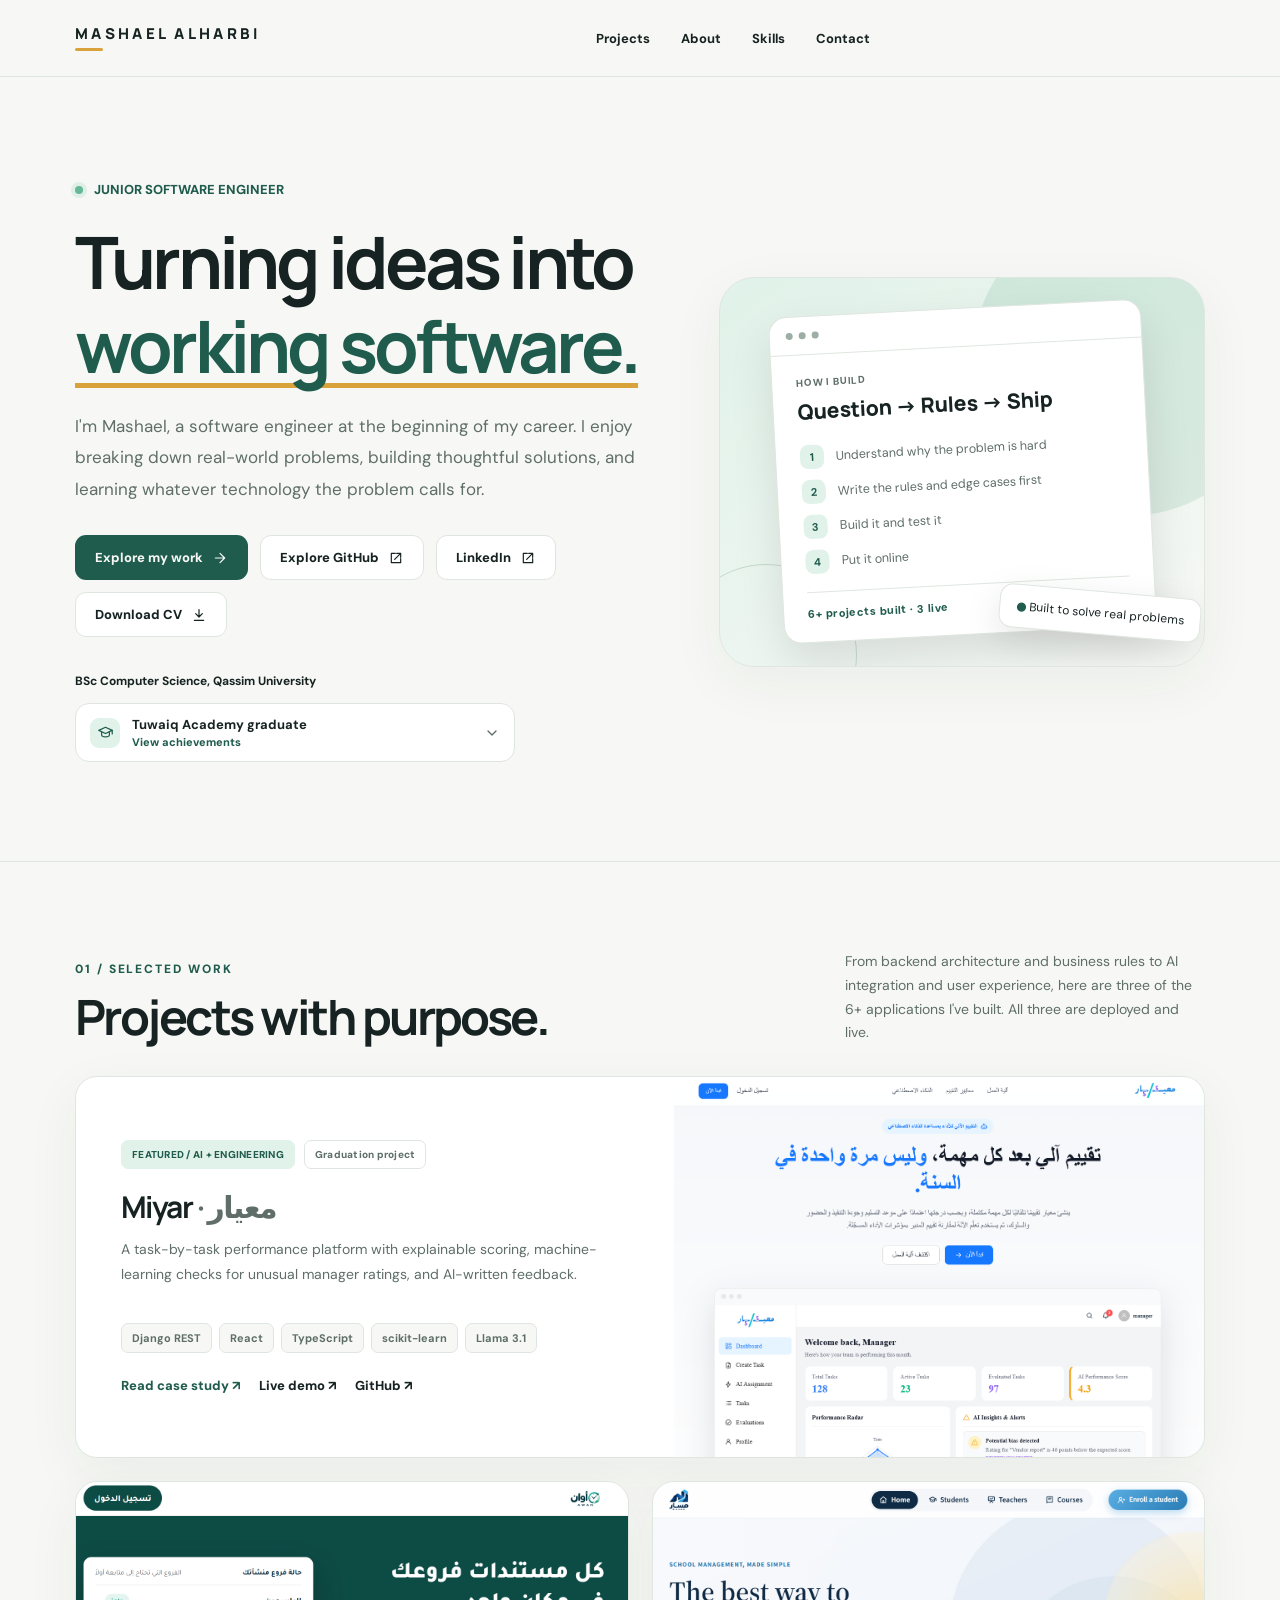
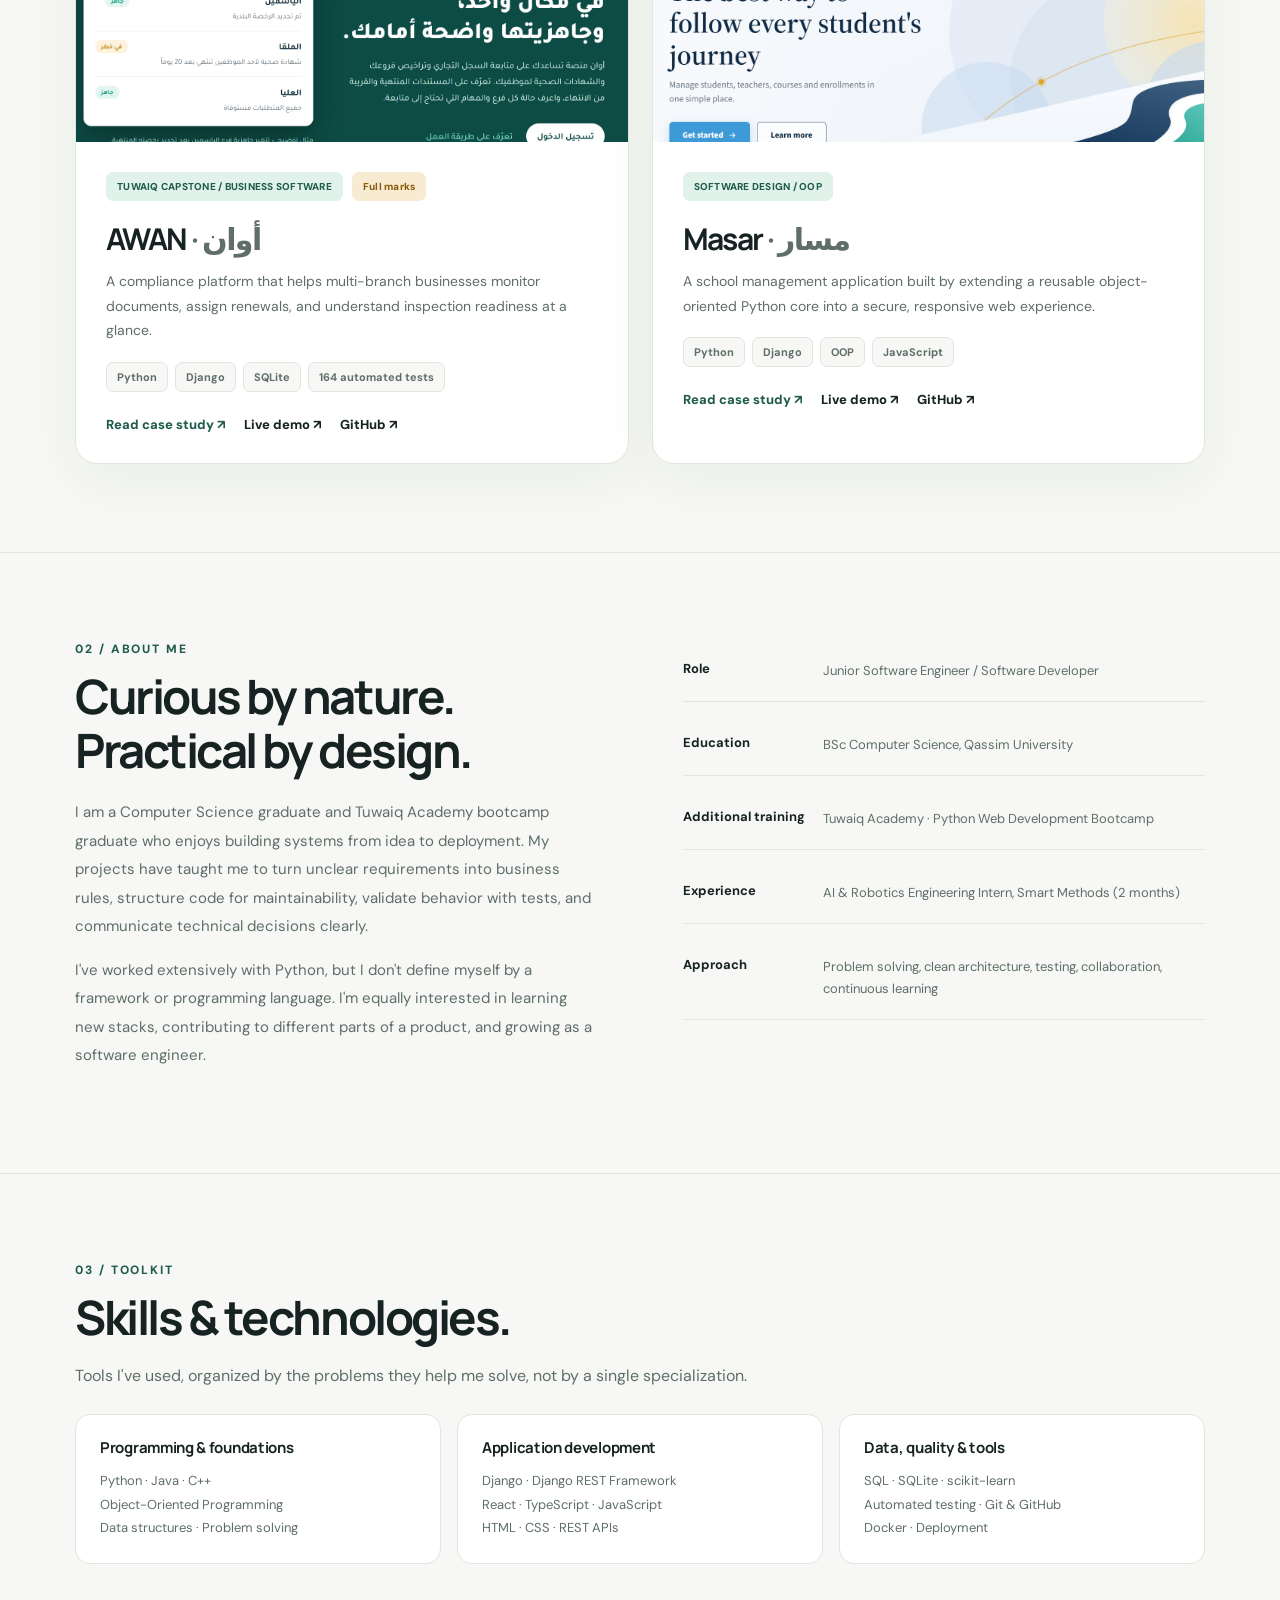
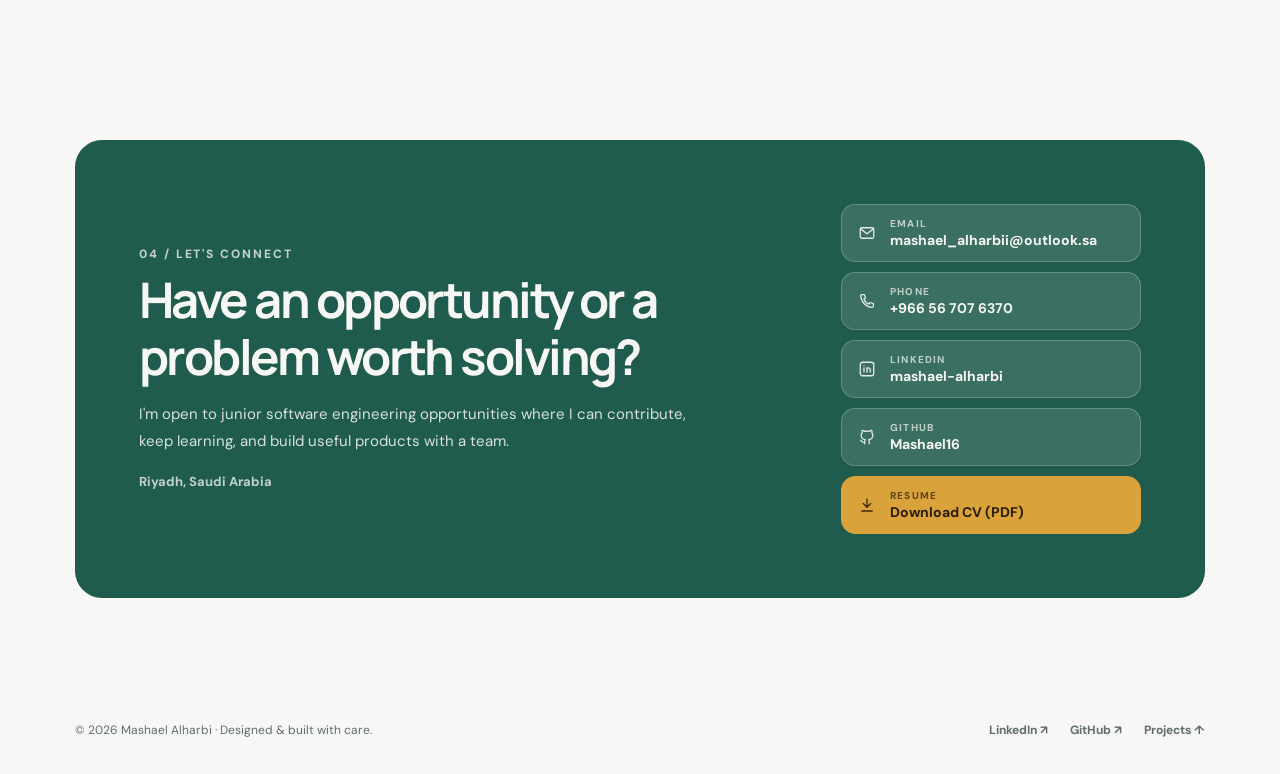
<file: index.html>
<!doctype html>
<html lang="en">
<head>
  <meta charset="utf-8">
  <meta name="viewport" content="width=device-width,initial-scale=1">
  <meta name="theme-color" content="#f7f8f5">
  <meta name="description" content="Mashael Alharbi is a junior software engineer. Explore her portfolio projects: Miyar, AWAN, and Masar.">
  <title>Junior Software Engineer · Mashael Alharbi</title>
  <link rel="stylesheet" href="styles.css">
</head>
<body>
  <a class="skip-link" href="#main">Skip to content</a>

  <header class="nav-wrap">
    <div class="container nav">
      <a href="index.html" class="brand" aria-label="Mashael Alharbi home">
        Mashael Alharbi
      </a>
      <nav class="nav-links" id="nav-links" aria-label="Main navigation">
        <a href="#projects">Projects</a>
        <a href="#about">About</a>
        <a href="#skills">Skills</a>
        <a href="#contact">Contact</a>
      </nav>
      <div class="nav-actions">
        <button id="menu-toggle" class="icon-btn menu-toggle" aria-label="Menu" aria-expanded="false" aria-controls="nav-links">
          <svg viewBox="0 0 24 24" width="18" height="18" aria-hidden="true" fill="none" stroke="currentColor" stroke-width="1.8" stroke-linecap="round"><path d="M4 8h16M4 16h16"/></svg>
        </button>
      </div>
    </div>
  </header>

  <main id="main">
    <!-- HERO -->
    <section class="container hero">
      <div>
        <div class="eyebrow"><span class="status-dot"></span> JUNIOR SOFTWARE ENGINEER</div>
        <h1>Turning ideas into <em>working software.</em></h1>
        <p>I'm Mashael, a software engineer at the beginning of my career. I enjoy breaking down real-world problems, building thoughtful solutions, and learning whatever technology the problem calls for.</p>
        <div class="hero-actions">
          <a class="btn btn-primary" href="#projects">
            Explore my work
            <svg viewBox="0 0 24 24" width="16" height="16" aria-hidden="true" fill="none" stroke="currentColor" stroke-width="1.8" stroke-linecap="round" stroke-linejoin="round"><path d="M5 12h14M12 5l7 7-7 7"/></svg>
          </a>
          <a class="btn btn-outline" href="https://github.com/Mashael16" target="_blank" rel="noopener noreferrer">
            Explore GitHub
            <svg viewBox="0 0 24 24" width="16" height="16" aria-hidden="true" fill="none" stroke="currentColor" stroke-width="1.8" stroke-linecap="round" stroke-linejoin="round"><path d="M13 5h6v6M19 5l-9 9"/><path d="M19 13v6H5V5h6"/></svg>
          </a>
          <a class="btn btn-outline" href="https://www.linkedin.com/in/mashael-alharbi-0b42822ab/" target="_blank" rel="noopener noreferrer">
            LinkedIn
            <svg viewBox="0 0 24 24" width="16" height="16" aria-hidden="true" fill="none" stroke="currentColor" stroke-width="1.8" stroke-linecap="round" stroke-linejoin="round"><path d="M13 5h6v6M19 5l-9 9"/><path d="M19 13v6H5V5h6"/></svg>
          </a>
          <a class="btn btn-outline" href="Mashael-Alharbi-CV.pdf" download>
            Download CV
            <svg viewBox="0 0 24 24" width="16" height="16" aria-hidden="true" fill="none" stroke="currentColor" stroke-width="1.8" stroke-linecap="round" stroke-linejoin="round"><path d="M12 4v11M7 10l5 5 5-5"/><path d="M5 20h14"/></svg>
          </a>
        </div>

        <div class="hero-mini"><strong>BSc Computer Science, Qassim University</strong></div>

        <details class="achievements">
          <summary>
            <span class="ach-icon" aria-hidden="true">
              <svg viewBox="0 0 24 24" width="17" height="17" aria-hidden="true" fill="none" stroke="currentColor" stroke-width="1.7" stroke-linecap="round" stroke-linejoin="round"><path d="M2.5 9 12 4.5 21.5 9 12 13.5z"/><path d="M6.5 11v4.2c0 1.5 2.5 3 5.5 3s5.5-1.5 5.5-3V11"/><path d="M21.5 9v5"/></svg>
            </span>
            <span><strong>Tuwaiq Academy graduate</strong><span class="ach-hint">View achievements</span></span>
            <svg class="ach-chev" viewBox="0 0 24 24" width="16" height="16" aria-hidden="true" fill="none" stroke="currentColor" stroke-width="2" stroke-linecap="round" stroke-linejoin="round"><path d="M6 9l6 6 6-6"/></svg>
          </summary>
          <ul class="ach-list">
            <li><b>100%</b><span>Final score in the Tuwaiq Academy bootcamp</span></li>
            <li>
              <b><svg viewBox="0 0 24 24" width="16" height="16" aria-hidden="true" fill="none" stroke="currentColor" stroke-width="1.7" stroke-linecap="round" stroke-linejoin="round"><circle cx="12" cy="14.5" r="5"/><path d="M8.6 10.8 6 3.5h4l2 4.5 2-4.5h4l-2.6 7.3"/><path d="M12 12.5v4"/></svg></b>
              <span>Distinguished Trainee recognition</span>
            </li>
            <li>
              <b><svg viewBox="0 0 24 24" width="16" height="16" aria-hidden="true" fill="none" stroke="currentColor" stroke-width="1.8" stroke-linecap="round" stroke-linejoin="round"><path d="M4 12.5 9 17.5 20 6.5"/></svg></b>
              <span>Capstone project AWAN graded with full marks</span>
            </li>
          </ul>
        </details>
      </div>

      <div class="dash-scene" aria-hidden="true">
        <div class="mini-window">
          <div class="window-bar"><i></i><i></i><i></i></div>
          <div class="window-body">
            <div class="window-kicker">How I build</div>
            <div class="window-title">Question → Rules → Ship</div>
            <ol class="window-steps">
              <li><b>1</b><span>Understand why the problem is hard</span></li>
              <li><b>2</b><span>Write the rules and edge cases first</span></li>
              <li><b>3</b><span>Build it and test it</span></li>
              <li><b>4</b><span>Put it online</span></li>
            </ol>
            <div class="window-foot">6+ projects built · 3 live</div>
          </div>
        </div>
        <div class="float-note"><b>●</b> Built to solve real problems</div>
      </div>
    </section>

    <!-- PROJECTS -->
    <section class="section section-lined" id="projects">
      <div class="container">
        <div class="section-heading">
          <div>
            <div class="tiny">01 / SELECTED WORK</div>
            <h2>Projects with purpose.</h2>
          </div>
          <p>From backend architecture and business rules to AI integration and user experience, here are three of the 6+ applications I've built. All three are deployed and live.</p>
        </div>

        <div class="project-grid">
          <!-- Miyar -->
          <article class="project-card project-featured">
            <div class="card-body">
              <div class="card-top">
                <span class="pill accent">FEATURED / AI + ENGINEERING</span>
                <span class="pill">Graduation project</span>
              </div>
              <h3>Miyar <span class="muted" lang="ar">· معيار</span></h3>
              <p>A task-by-task performance platform with explainable scoring, machine-learning checks for unusual manager ratings, and AI-written feedback.</p>
              <div class="tech"><span>Django REST</span><span>React</span><span>TypeScript</span><span>scikit-learn</span><span>Llama 3.1</span></div>
              <div class="card-links">
                <a class="textlink" href="projects/miyar.html">Read case study ↗</a>
                <a class="textlink" href="https://miyar.pythonanywhere.com/" target="_blank" rel="noopener noreferrer">Live demo ↗</a>
                <a class="textlink" href="https://github.com/Mashael16/miyar" target="_blank" rel="noopener noreferrer">GitHub ↗</a>
              </div>
            </div>
            <a class="art art-photo" href="projects/miyar.html" tabindex="-1">
              <img src="images/miyar.png" alt="Miyar performance evaluation dashboard" loading="lazy">
            </a>
          </article>

          <!-- AWAN: real screenshot -->
          <article class="project-card">
            <a class="art art-photo" href="projects/awan.html" tabindex="-1">
              <img src="images/awan.png" alt="AWAN dashboard showing branch readiness" loading="lazy">
            </a>
            <div class="card-body">
              <div class="card-top">
                <span class="pill accent">TUWAIQ CAPSTONE / BUSINESS SOFTWARE</span>
                <span class="pill gold">Full marks</span>
              </div>
              <h3>AWAN <span class="muted" lang="ar">· أوان</span></h3>
              <p>A compliance platform that helps multi-branch businesses monitor documents, assign renewals, and understand inspection readiness at a glance.</p>
              <div class="tech"><span>Python</span><span>Django</span><span>SQLite</span><span>164 automated tests</span></div>
              <div class="card-links">
                <a class="textlink" href="projects/awan.html">Read case study ↗</a>
                <a class="textlink" href="https://awann.pythonanywhere.com/" target="_blank" rel="noopener noreferrer">Live demo ↗</a>
                <a class="textlink" href="https://github.com/Mashael16/awan" target="_blank" rel="noopener noreferrer">GitHub ↗</a>
              </div>
            </div>
          </article>

          <!-- Masar -->
          <article class="project-card">
            <a class="art art-photo" href="projects/masar.html" tabindex="-1">
              <img src="images/masar.png" alt="Masar school management home page" loading="lazy">
            </a>
            <div class="card-body">
              <div class="card-top"><span class="pill accent">SOFTWARE DESIGN / OOP</span></div>
              <h3>Masar <span class="muted" lang="ar">· مسار</span></h3>
              <p>A school management application built by extending a reusable object-oriented Python core into a secure, responsive web experience.</p>
              <div class="tech"><span>Python</span><span>Django</span><span>OOP</span><span>JavaScript</span></div>
              <div class="card-links">
                <a class="textlink" href="projects/masar.html">Read case study ↗</a>
                <a class="textlink" href="https://masarr.pythonanywhere.com/" target="_blank" rel="noopener noreferrer">Live demo ↗</a>
                <a class="textlink" href="https://github.com/Mashael16/masar-showcase" target="_blank" rel="noopener noreferrer">GitHub ↗</a>
              </div>
            </div>
          </article>
        </div>
      </div>
    </section>

    <!-- ABOUT -->
    <section class="section section-lined" id="about">
      <div class="container about-grid">
        <div>
          <div class="tiny">02 / ABOUT ME</div>
          <h2>Curious by nature.<br>Practical by design.</h2>
          <p>I am a Computer Science graduate and Tuwaiq Academy bootcamp graduate who enjoys building systems from idea to deployment. My projects have taught me to turn unclear requirements into business rules, structure code for maintainability, validate behavior with tests, and communicate technical decisions clearly.</p>
          <p>I've worked extensively with Python, but I don't define myself by a framework or programming language. I'm equally interested in learning new stacks, contributing to different parts of a product, and growing as a software engineer.</p>
        </div>
        <div class="about-details">
          <div class="info-row"><strong>Role</strong><span>Junior Software Engineer / Software Developer</span></div>
          <div class="info-row"><strong>Education</strong><span>BSc Computer Science, Qassim University</span></div>
          <div class="info-row"><strong>Additional training</strong><span>Tuwaiq Academy · Python Web Development Bootcamp</span></div>
          <div class="info-row"><strong>Experience</strong><span>AI &amp; Robotics Engineering Intern, Smart Methods (2 months)</span></div>
          <div class="info-row"><strong>Approach</strong><span>Problem solving, clean architecture, testing, collaboration, continuous learning</span></div>
        </div>
      </div>
    </section>

    <!-- SKILLS -->
    <section class="section section-lined" id="skills">
      <div class="container">
        <div class="skills-head">
          <div class="tiny">03 / TOOLKIT</div>
          <h2>Skills &amp; technologies.</h2>
          <p class="muted">Tools I've used, organized by the problems they help me solve, not by a single specialization.</p>
        </div>
        <div class="skills">
          <div class="skill-box"><h3>Programming &amp; foundations</h3><p>Python · Java · C++<br>Object-Oriented Programming<br>Data structures · Problem solving</p></div>
          <div class="skill-box"><h3>Application development</h3><p>Django · Django REST Framework<br>React · TypeScript · JavaScript<br>HTML · CSS · REST APIs</p></div>
          <div class="skill-box"><h3>Data, quality &amp; tools</h3><p>SQL · SQLite · scikit-learn<br>Automated testing · Git &amp; GitHub<br>Docker · Deployment</p></div>
        </div>
      </div>
    </section>

    <!-- CONTACT -->
    <section class="section" id="contact">
      <div class="container">
        <div class="contact-panel">
          <div>
            <div class="tiny">04 / LET'S CONNECT</div>
            <h2>Have an opportunity or a problem worth solving?</h2>
            <p>I'm open to junior software engineering opportunities where I can contribute, keep learning, and build useful products with a team.</p>
            <p class="contact-location">Riyadh, Saudi Arabia</p>
          </div>
          <ul class="contact-list">
            <li>
              <a href="mailto:mashael_alharbii@outlook.sa">
                <svg viewBox="0 0 24 24" width="18" height="18" aria-hidden="true" fill="none" stroke="currentColor" stroke-width="1.7" stroke-linecap="round" stroke-linejoin="round"><rect x="3" y="5" width="18" height="14" rx="2"/><path d="m3.5 6.5 8.5 6.5 8.5-6.5"/></svg>
                <span><small>Email</small>mashael_alharbii@outlook.sa</span>
              </a>
            </li>
            <li>
              <a href="tel:+966567076370">
                <svg viewBox="0 0 24 24" width="18" height="18" aria-hidden="true" fill="none" stroke="currentColor" stroke-width="1.7" stroke-linecap="round" stroke-linejoin="round"><path d="M5 3.5h3.5l1.5 4.5-2.2 1.4a11 11 0 0 0 6.8 6.8l1.4-2.2 4.5 1.5V19a1.5 1.5 0 0 1-1.6 1.5A16.5 16.5 0 0 1 3.5 5.1 1.5 1.5 0 0 1 5 3.5Z"/></svg>
                <span><small>Phone</small><bdi dir="ltr">+966 56 707 6370</bdi></span>
              </a>
            </li>
            <li>
              <a href="https://www.linkedin.com/in/mashael-alharbi-0b42822ab/" target="_blank" rel="noopener noreferrer">
                <svg viewBox="0 0 24 24" width="18" height="18" aria-hidden="true" fill="none" stroke="currentColor" stroke-width="1.7" stroke-linecap="round" stroke-linejoin="round"><rect x="3" y="3" width="18" height="18" rx="3"/><path d="M8 10.5V16M8 7.8v.01M12 16v-5.5M12 13c0-1.6 1-2.6 2.3-2.6s2 .9 2 2.6V16"/></svg>
                <span><small>LinkedIn</small>mashael-alharbi</span>
              </a>
            </li>
            <li>
              <a href="https://github.com/Mashael16" target="_blank" rel="noopener noreferrer">
                <svg viewBox="0 0 24 24" width="18" height="18" aria-hidden="true" fill="none" stroke="currentColor" stroke-width="1.7" stroke-linecap="round" stroke-linejoin="round"><path d="M9 19c-4 1.2-4-2-5.5-2.5M15 21v-3.2a2.8 2.8 0 0 0-.8-2.2c2.7-.3 5.5-1.3 5.5-6a4.6 4.6 0 0 0-1.3-3.2 4.3 4.3 0 0 0-.1-3.2s-1-.3-3.4 1.3a11.6 11.6 0 0 0-6 0C6.6 2.9 5.6 3.2 5.6 3.2a4.3 4.3 0 0 0-.1 3.2A4.6 4.6 0 0 0 4.2 9.6c0 4.6 2.8 5.7 5.5 6a2.8 2.8 0 0 0-.8 2.2V21"/></svg>
                <span><small>GitHub</small>Mashael16</span>
              </a>
            </li>
            <li>
              <a href="Mashael-Alharbi-CV.pdf" download class="contact-cv">
                <svg viewBox="0 0 24 24" width="18" height="18" aria-hidden="true" fill="none" stroke="currentColor" stroke-width="1.7" stroke-linecap="round" stroke-linejoin="round"><path d="M12 4v11M7 10l5 5 5-5"/><path d="M5 20h14"/></svg>
                <span><small>Resume</small>Download CV (PDF)</span>
              </a>
            </li>
          </ul>
        </div>
      </div>
    </section>
  </main>

  <footer class="container footer">
    <div>© 2026 Mashael Alharbi · Designed &amp; built with care.</div>
    <div class="footer-right">
      <a href="https://www.linkedin.com/in/mashael-alharbi-0b42822ab/" target="_blank" rel="noopener noreferrer">LinkedIn ↗</a>
      <a href="https://github.com/Mashael16" target="_blank" rel="noopener noreferrer">GitHub ↗</a>
      <a href="#projects">Projects ↑</a>
    </div>
  </footer>

  <script src="script.js" defer></script>
</body>
</html>
</file>
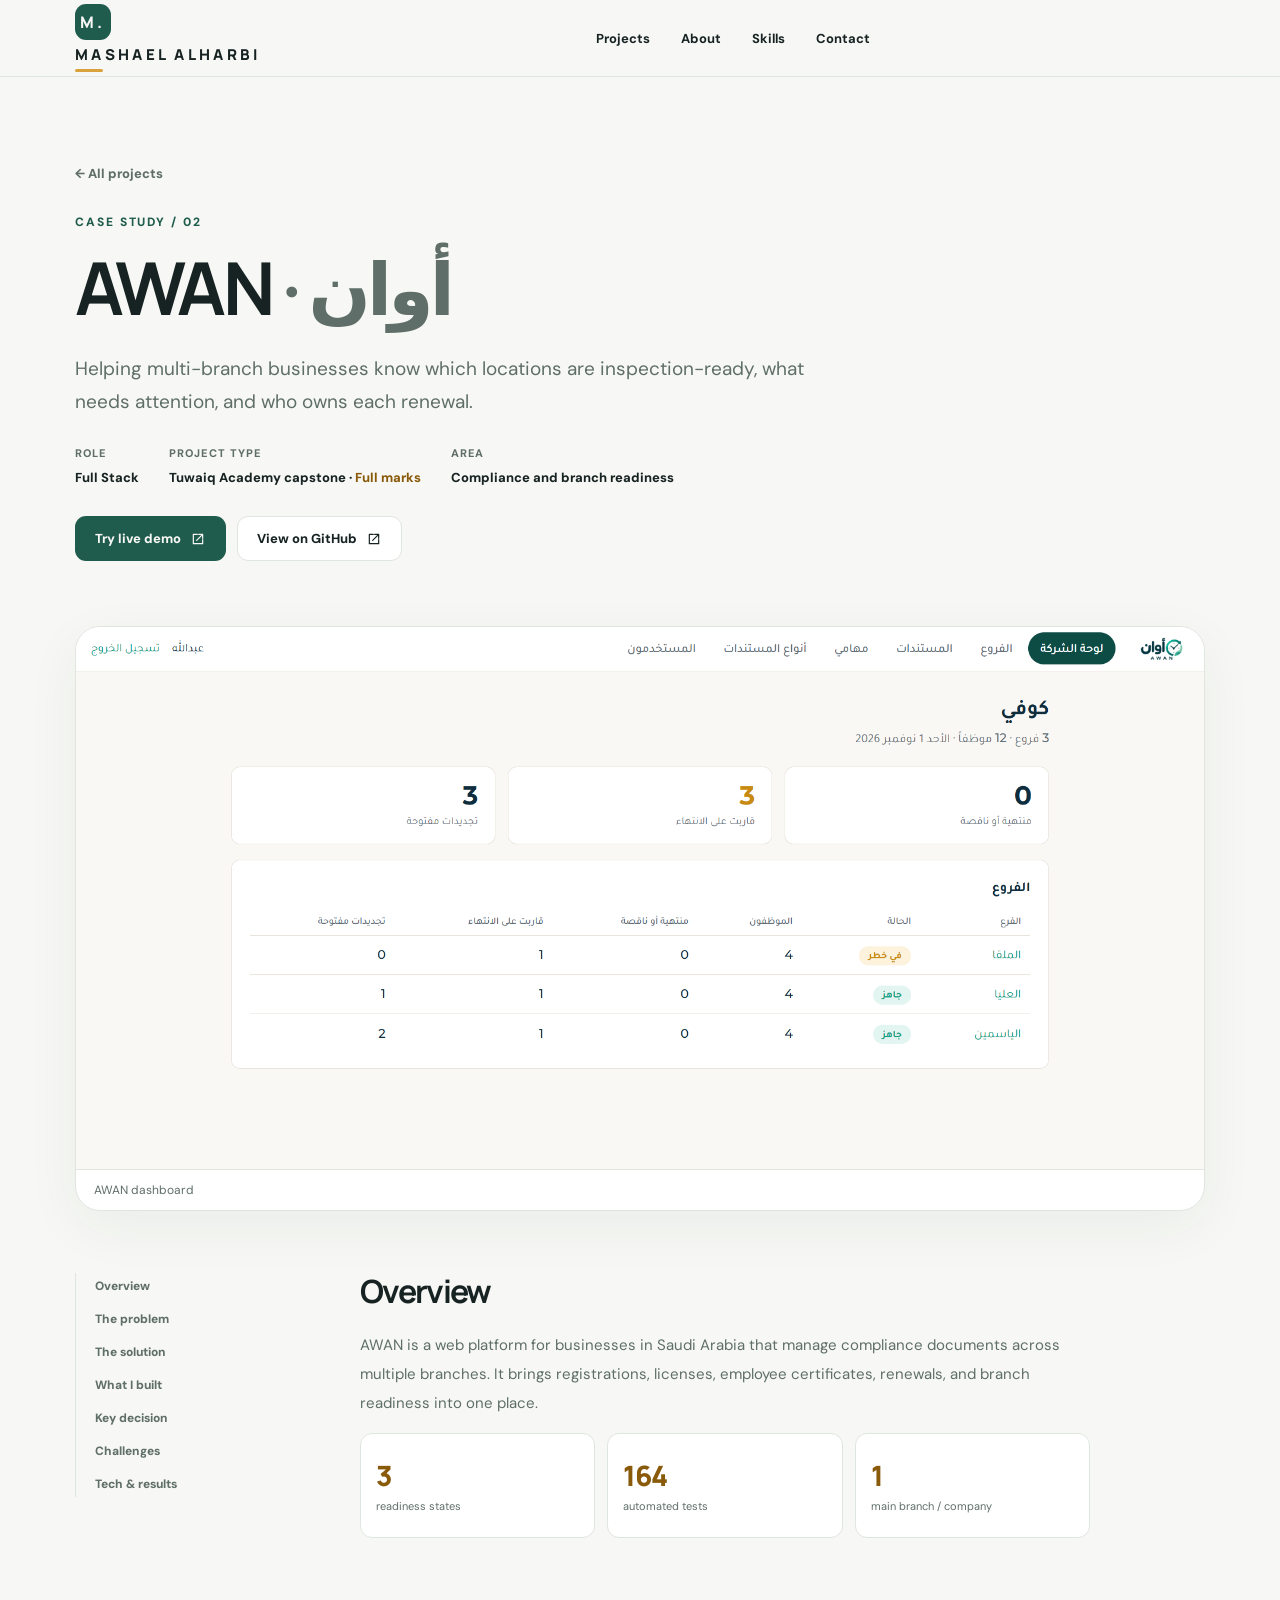
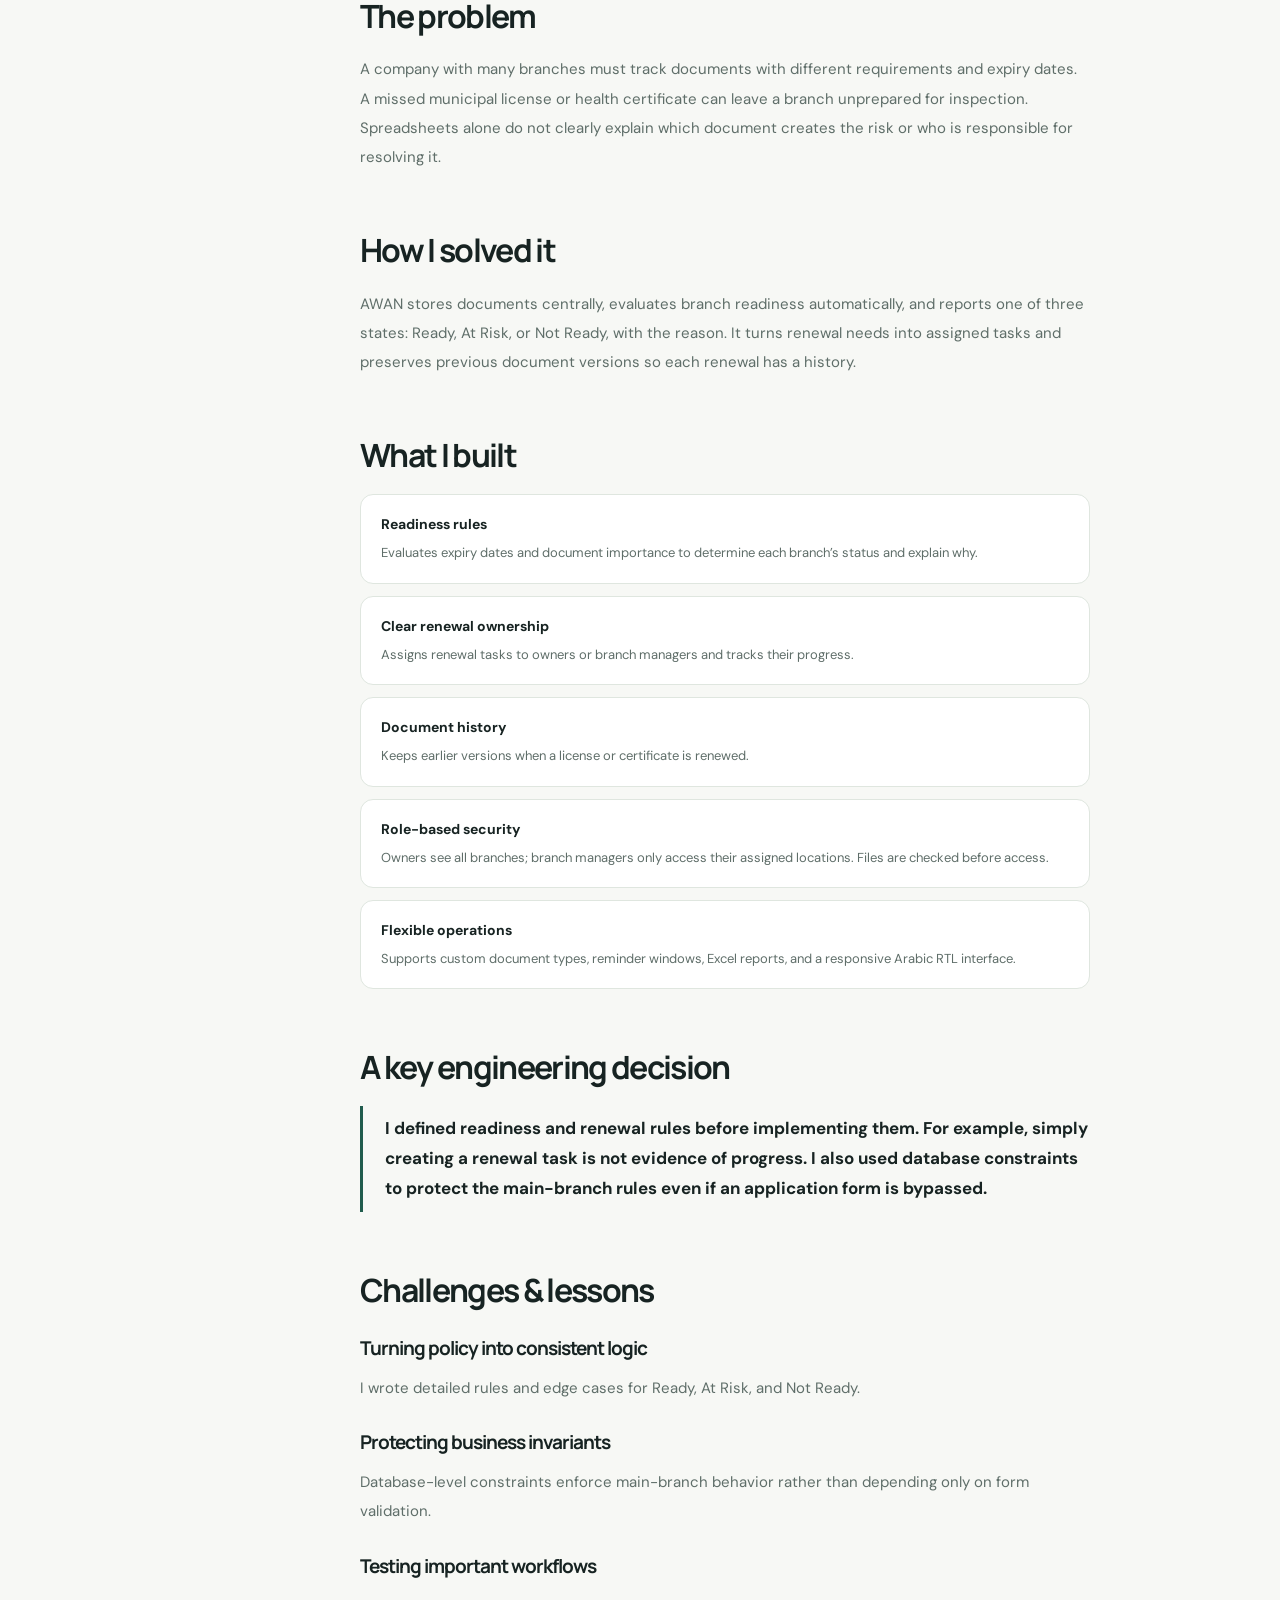
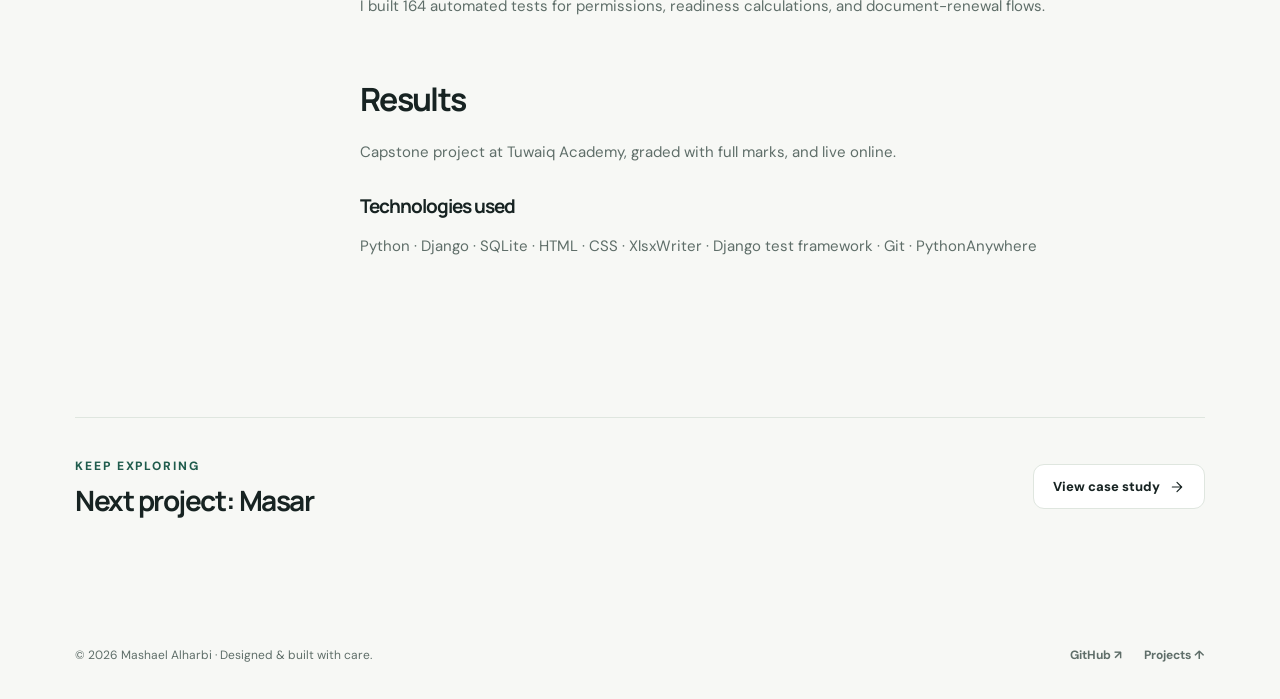
<file: projects/awan.html>
<!doctype html>
<html lang="en">
<head>
  <meta charset="utf-8">
  <meta name="viewport" content="width=device-width,initial-scale=1">
  <meta name="theme-color" content="#f7f8f5">
  <meta name="description" content="A compliance platform that helps multi-branch businesses monitor documents, assign renewals, and understand inspection readiness at a glance.">
  <title>AWAN — Case Study · Mashael Alharbi</title>
  <link rel="stylesheet" href="../styles.css">
</head>
<body>
  <a class="skip-link" href="#main">Skip to content</a>

  <header class="nav-wrap">
    <div class="container nav">
      <a href="../index.html" class="brand" aria-label="Mashael Alharbi home">
        <span class="brand-monogram">M.</span> Mashael Alharbi
      </a>
      <nav class="nav-links" id="nav-links" aria-label="Main navigation">
        <a href="../index.html#projects">Projects</a>
        <a href="../index.html#about">About</a>
        <a href="../index.html#skills">Skills</a>
        <a href="../index.html#contact">Contact</a>
      </nav>
      <div class="nav-actions">
        <button id="menu-toggle" class="icon-btn menu-toggle" aria-label="Menu" aria-expanded="false" aria-controls="nav-links">
          <svg viewBox="0 0 24 24" width="18" height="18" aria-hidden="true" fill="none" stroke="currentColor" stroke-width="1.8" stroke-linecap="round"><path d="M4 8h16M4 16h16"/></svg>
        </button>
      </div>
    </div>
  </header>

  <main id="main">
    <div class="container case-hero">
      <a href="../index.html#projects" class="back">← All projects</a>
      <div class="tiny">CASE STUDY / 02</div>
      <h1>AWAN <span lang="ar" class="muted">· أوان</span></h1>
      <p class="intro">Helping multi-branch businesses know which locations are inspection-ready, what needs attention, and who owns each renewal.</p>

      <div class="case-meta">
        <div class="meta"><small>Role</small><span>Full Stack</span></div>
        <div class="meta"><small>Project type</small><span>Tuwaiq Academy capstone · <span style="color:var(--gold-ink)">Full marks</span></span></div>
        <div class="meta"><small>Area</small><span>Compliance and branch readiness</span></div>
      </div>

      <div class="case-actions">
        <a class="btn btn-primary" href="https://awann.pythonanywhere.com/" target="_blank" rel="noopener noreferrer">
          Try live demo
          <svg viewBox="0 0 24 24" width="16" height="16" aria-hidden="true" fill="none" stroke="currentColor" stroke-width="1.8" stroke-linecap="round" stroke-linejoin="round"><path d="M13 5h6v6M19 5l-9 9"/><path d="M19 13v6H5V5h6"/></svg>
        </a>
        <a class="btn btn-outline" href="https://github.com/Mashael16/awan" target="_blank" rel="noopener noreferrer">
          View on GitHub
          <svg viewBox="0 0 24 24" width="16" height="16" aria-hidden="true" fill="none" stroke="currentColor" stroke-width="1.8" stroke-linecap="round" stroke-linejoin="round"><path d="M13 5h6v6M19 5l-9 9"/><path d="M19 13v6H5V5h6"/></svg>
        </a>
      </div>
    </div>

    <div class="container">
      <figure class="case-shot">
        <img src="../images/awan-dashboard.png" alt="AWAN dashboard showing branch readiness: Ready, At Risk and Not Ready" loading="lazy">
        <figcaption>AWAN dashboard</figcaption>
      </figure>

      <div class="case-content">
        <nav class="case-toc" aria-label="Case study sections">
          <a href="#overview">Overview</a>
          <a href="#problem">The problem</a>
          <a href="#solution">The solution</a>
          <a href="#features">What I built</a>
          <a href="#decision">Key decision</a>
          <a href="#challenges">Challenges</a>
          <a href="#results">Tech &amp; results</a>
        </nav>

        <article class="case-copy">
          <section id="overview">
            <h2>Overview</h2>
            <p>AWAN is a web platform for businesses in Saudi Arabia that manage compliance documents across multiple branches. It brings registrations, licenses, employee certificates, renewals, and branch readiness into one place.</p>
            <div class="measure-row">
              <div class="measure"><strong>3</strong><span>readiness states</span></div>
              <div class="measure"><strong>164</strong><span>automated tests</span></div>
              <div class="measure"><strong>1</strong><span>main branch / company</span></div>
            </div>
          </section>

          <section id="problem">
            <h2>The problem</h2>
            <p>A company with many branches must track documents with different requirements and expiry dates. A missed municipal license or health certificate can leave a branch unprepared for inspection. Spreadsheets alone do not clearly explain which document creates the risk or who is responsible for resolving it.</p>
          </section>

          <section id="solution">
            <h2>How I solved it</h2>
            <p>AWAN stores documents centrally, evaluates branch readiness automatically, and reports one of three states: Ready, At Risk, or Not Ready, with the reason. It turns renewal needs into assigned tasks and preserves previous document versions so each renewal has a history.</p>
          </section>

          <section id="features">
            <h2>What I built</h2>
            <div class="case-featurelist">
              <div class="feature"><b>Readiness rules</b><p>Evaluates expiry dates and document importance to determine each branch’s status and explain why.</p></div>
              <div class="feature"><b>Clear renewal ownership</b><p>Assigns renewal tasks to owners or branch managers and tracks their progress.</p></div>
              <div class="feature"><b>Document history</b><p>Keeps earlier versions when a license or certificate is renewed.</p></div>
              <div class="feature"><b>Role-based security</b><p>Owners see all branches; branch managers only access their assigned locations. Files are checked before access.</p></div>
              <div class="feature"><b>Flexible operations</b><p>Supports custom document types, reminder windows, Excel reports, and a responsive Arabic RTL interface.</p></div>
            </div>
          </section>

          <section id="decision">
            <h2>A key engineering decision</h2>
            <div class="quote">I defined readiness and renewal rules before implementing them. For example, simply creating a renewal task is not evidence of progress. I also used database constraints to protect the main-branch rules even if an application form is bypassed.</div>
          </section>

          <section id="challenges">
            <h2>Challenges &amp; lessons</h2>
            <h3>Turning policy into consistent logic</h3>
            <p>I wrote detailed rules and edge cases for Ready, At Risk, and Not Ready.</p>
            <h3>Protecting business invariants</h3>
            <p>Database-level constraints enforce main-branch behavior rather than depending only on form validation.</p>
            <h3>Testing important workflows</h3>
            <p>I built 164 automated tests for permissions, readiness calculations, and document-renewal flows.</p>
          </section>

          <section id="results">
            <h2>Results</h2>
            <p>Capstone project at Tuwaiq Academy, graded with full marks, and live online.</p>
            <h3>Technologies used</h3>
            <p>Python · Django · SQLite · HTML · CSS · XlsxWriter · Django test framework · Git · PythonAnywhere</p>
          </section>
        </article>
      </div>

      <div class="next-project">
        <div>
          <div class="tiny">KEEP EXPLORING</div>
          <h2>Next project: Masar</h2>
        </div>
        <a class="btn btn-outline" href="masar.html">
          View case study
          <svg viewBox="0 0 24 24" width="16" height="16" aria-hidden="true" fill="none" stroke="currentColor" stroke-width="1.8" stroke-linecap="round" stroke-linejoin="round"><path d="M5 12h14M12 5l7 7-7 7"/></svg>
        </a>
      </div>
    </div>
  </main>

  <footer class="container footer">
    <div>© 2026 Mashael Alharbi · Designed &amp; built with care.</div>
    <div class="footer-right">
      <a href="https://github.com/Mashael16" target="_blank" rel="noopener noreferrer">GitHub ↗</a>
      <a href="../index.html#projects">Projects ↑</a>
    </div>
  </footer>

  <script src="../script.js" defer></script>
</body>
</html>
</file>
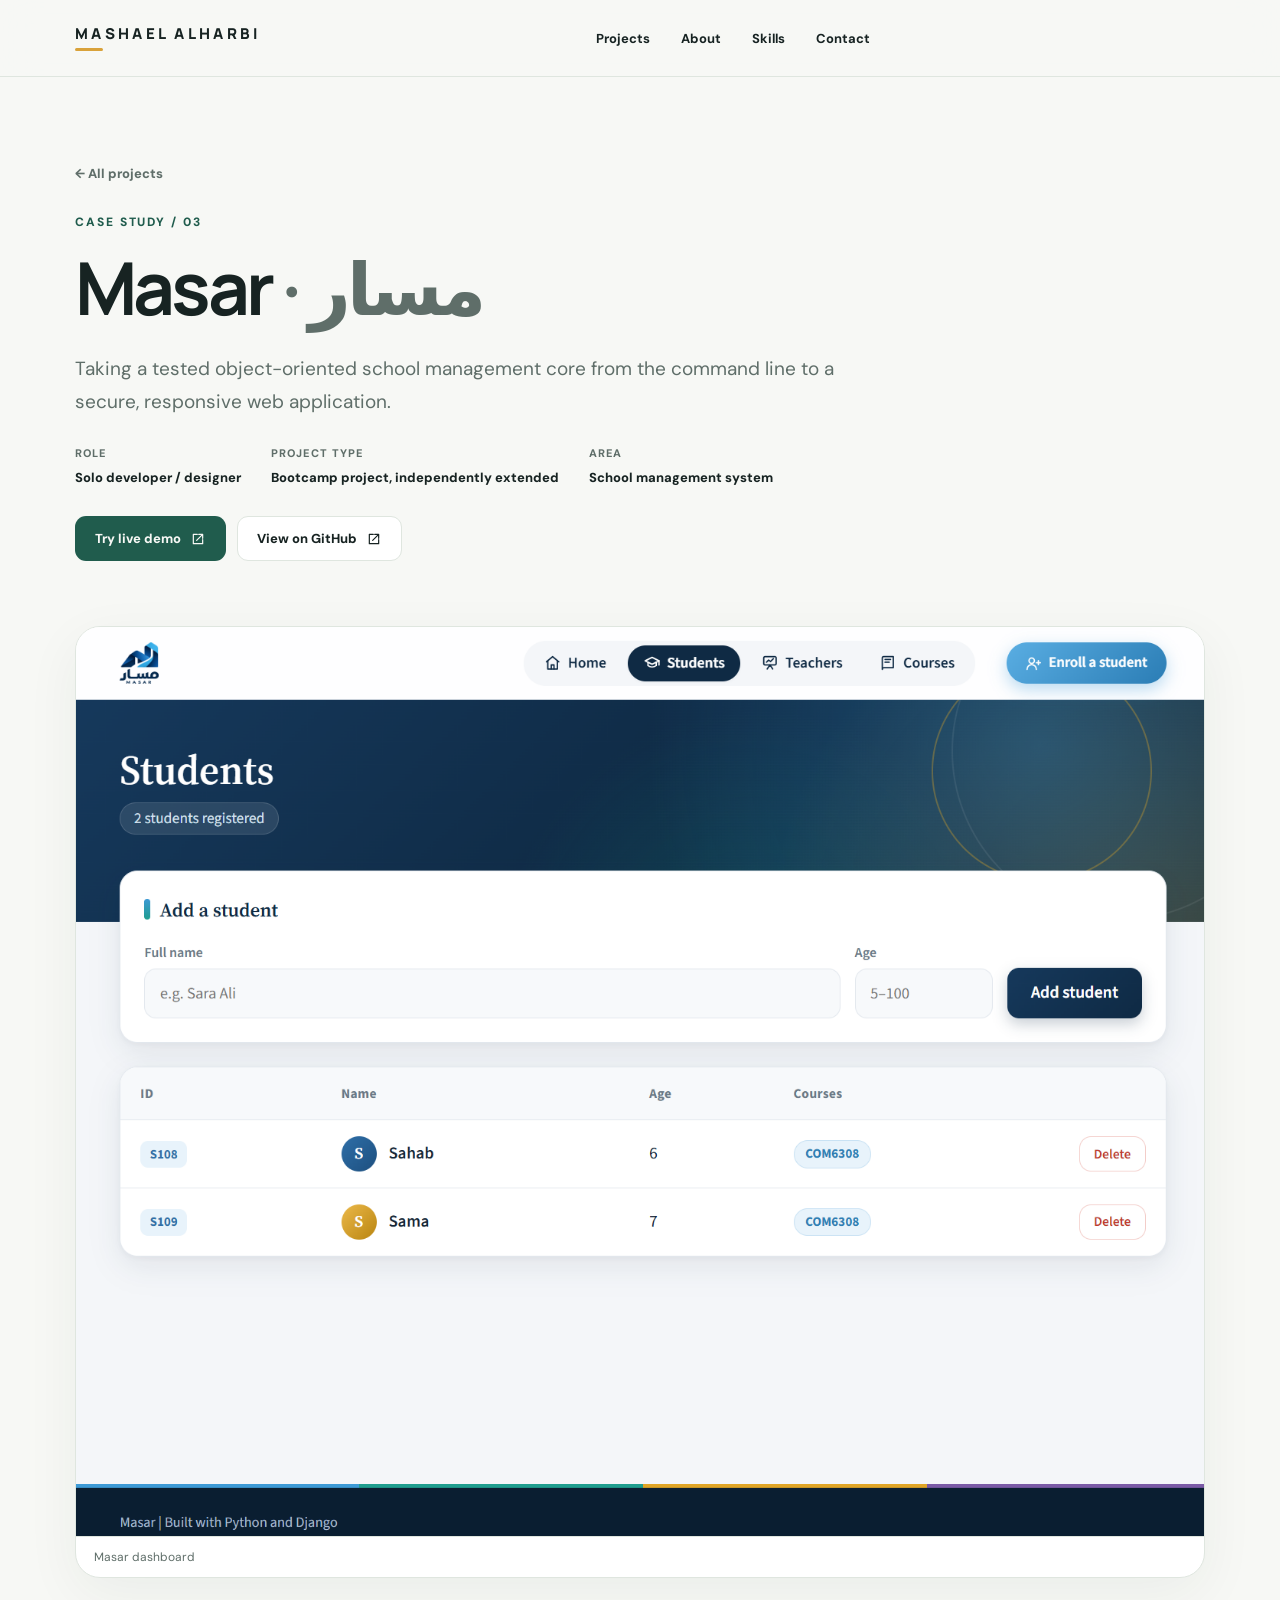
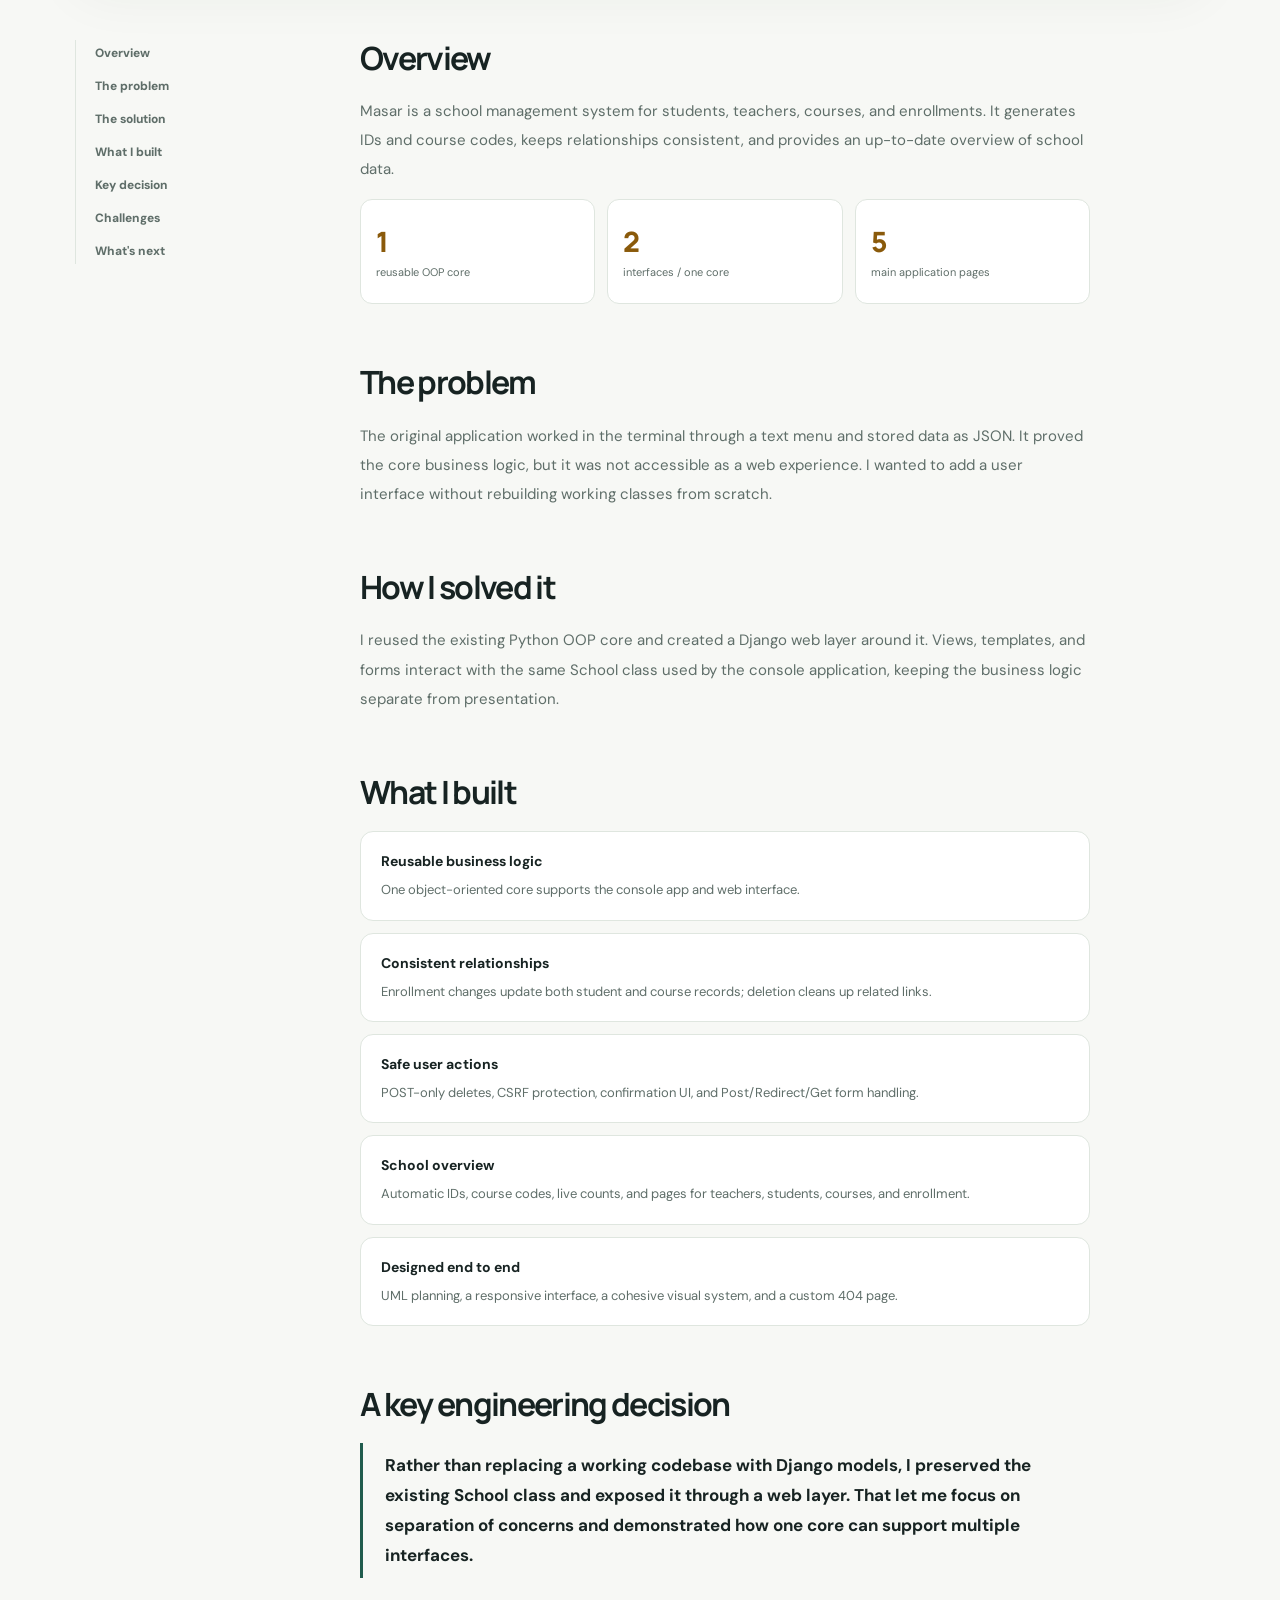
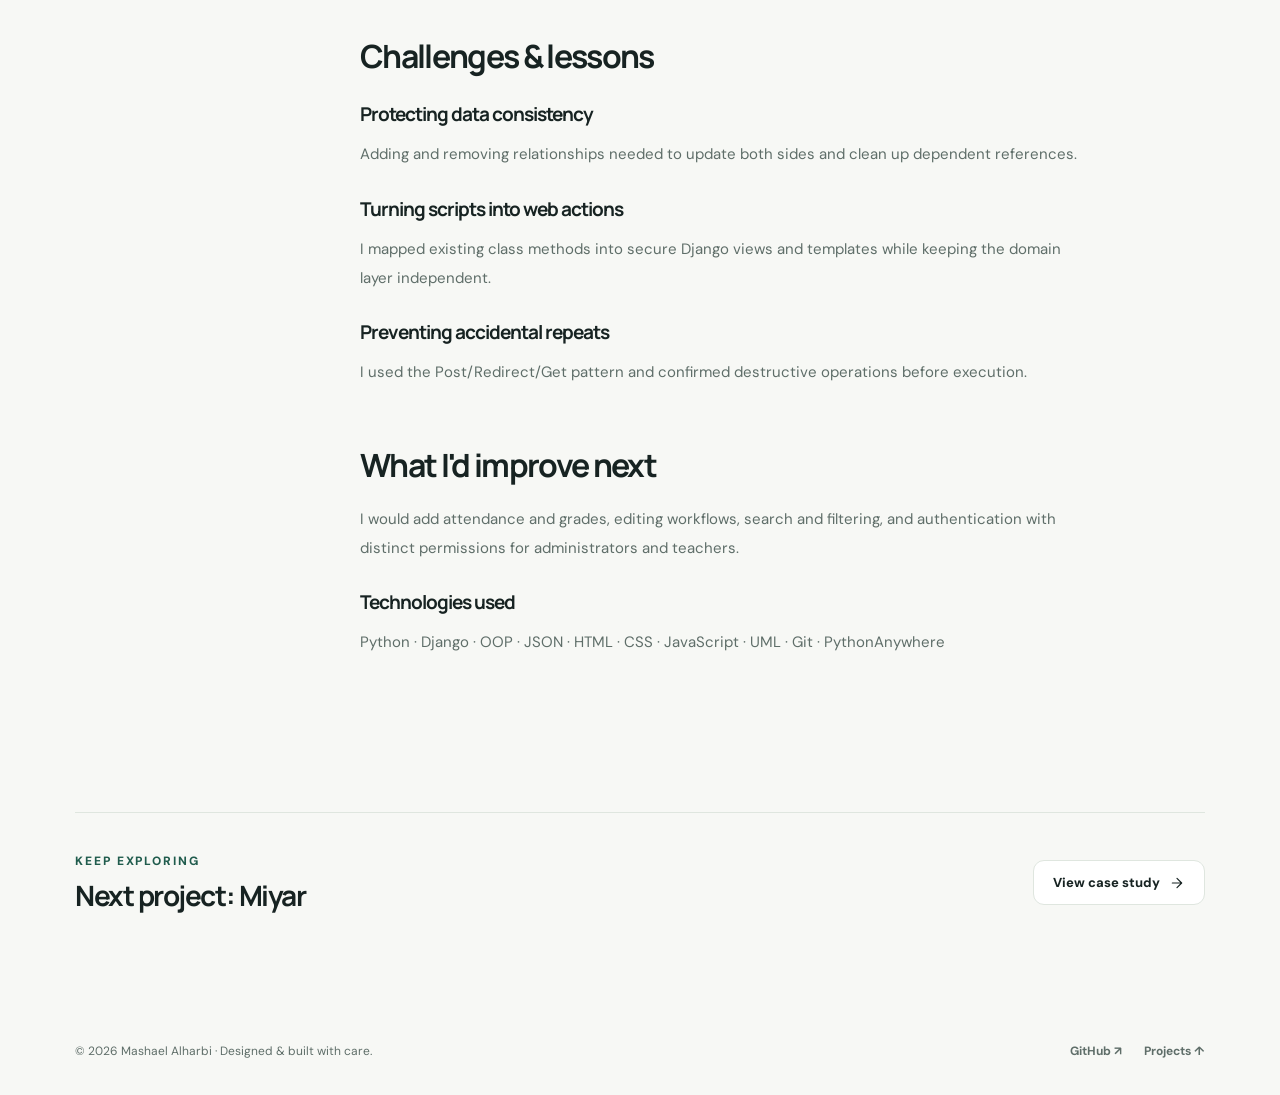
<file: projects/masar.html>
<!doctype html><html lang="en"><head><meta charset="utf-8"><meta name="viewport" content="width=device-width,initial-scale=1"><meta name="theme-color" content="#f7f8f5"><meta name="description" content="A school management application built by extending a reusable object-oriented Python core into a secure, responsive web experience."><title>Masar — Case Study · Mashael Alharbi</title><link rel="stylesheet" href="../styles.css"></head><body><a class="skip-link" href="#main">Skip to content</a><header class="nav-wrap"><div class="container nav"><a href="../index.html" class="brand" aria-label="Mashael Alharbi home">Mashael Alharbi</a><nav class="nav-links" id="nav-links" aria-label="Main navigation"><a href="../index.html#projects">Projects</a><a href="../index.html#about">About</a><a href="../index.html#skills">Skills</a><a href="../index.html#contact">Contact</a></nav><div class="nav-actions"><button id="menu-toggle" class="icon-btn menu-toggle" aria-label="Menu" aria-expanded="false" aria-controls="nav-links"><svg viewBox="0 0 24 24" width="18" height="18" aria-hidden="true" fill="none" stroke="currentColor" stroke-width="1.8" stroke-linecap="round"><path d="M4 8h16M4 16h16"/></svg></button></div></div></header><main id="main"><div class="container case-hero"><a href="../index.html#projects" class="back">← All projects</a><div class="tiny">CASE STUDY / 03</div><h1>Masar <span lang="ar" class="muted">· مسار</span></h1><p class="intro">Taking a tested object-oriented school management core from the command line to a secure, responsive web application.</p><div class="case-meta"><div class="meta"><small>Role</small><span>Solo developer / designer</span></div><div class="meta"><small>Project type</small><span>Bootcamp project, independently extended</span></div><div class="meta"><small>Area</small><span>School management system</span></div></div><div class="case-actions"><a class="btn btn-primary" href="https://masarr.pythonanywhere.com/" target="_blank" rel="noopener noreferrer">Try live demo <svg viewBox="0 0 24 24" width="16" height="16" aria-hidden="true" fill="none" stroke="currentColor" stroke-width="1.8" stroke-linecap="round" stroke-linejoin="round"><path d="M13 5h6v6M19 5l-9 9"/><path d="M19 13v6H5V5h6"/></svg></a><a class="btn btn-outline" href="https://github.com/Mashael16/masar-showcase" target="_blank" rel="noopener noreferrer">View on GitHub <svg viewBox="0 0 24 24" width="16" height="16" aria-hidden="true" fill="none" stroke="currentColor" stroke-width="1.8" stroke-linecap="round" stroke-linejoin="round"><path d="M13 5h6v6M19 5l-9 9"/><path d="M19 13v6H5V5h6"/></svg></a></div></div><div class="container"><figure class="case-shot"><img src="../images/masar-dashboard.png" alt="Masar school management dashboard" loading="lazy"><figcaption>Masar dashboard</figcaption></figure><div class="case-content"><nav class="case-toc" aria-label="Case study sections"><a href="#overview">Overview</a><a href="#problem">The problem</a><a href="#solution">The solution</a><a href="#features">What I built</a><a href="#decision">Key decision</a><a href="#challenges">Challenges</a><a href="#next">What's next</a></nav><article class="case-copy"><section id="overview"><h2>Overview</h2><p>Masar is a school management system for students, teachers, courses, and enrollments. It generates IDs and course codes, keeps relationships consistent, and provides an up-to-date overview of school data.</p><div class="measure-row"><div class="measure"><strong>1</strong><span>reusable OOP core</span></div><div class="measure"><strong>2</strong><span>interfaces / one core</span></div><div class="measure"><strong>5</strong><span>main application pages</span></div></div></section><section id="problem"><h2>The problem</h2><p>The original application worked in the terminal through a text menu and stored data as JSON. It proved the core business logic, but it was not accessible as a web experience. I wanted to add a user interface without rebuilding working classes from scratch.</p></section><section id="solution"><h2>How I solved it</h2><p>I reused the existing Python OOP core and created a Django web layer around it. Views, templates, and forms interact with the same School class used by the console application, keeping the business logic separate from presentation.</p></section><section id="features"><h2>What I built</h2><div class="case-featurelist"><div class="feature"><b>Reusable business logic</b><p>One object-oriented core supports the console app and web interface.</p></div><div class="feature"><b>Consistent relationships</b><p>Enrollment changes update both student and course records; deletion cleans up related links.</p></div><div class="feature"><b>Safe user actions</b><p>POST-only deletes, CSRF protection, confirmation UI, and Post/Redirect/Get form handling.</p></div><div class="feature"><b>School overview</b><p>Automatic IDs, course codes, live counts, and pages for teachers, students, courses, and enrollment.</p></div><div class="feature"><b>Designed end to end</b><p>UML planning, a responsive interface, a cohesive visual system, and a custom 404 page.</p></div></div></section><section id="decision"><h2>A key engineering decision</h2><div class="quote">Rather than replacing a working codebase with Django models, I preserved the existing School class and exposed it through a web layer. That let me focus on separation of concerns and demonstrated how one core can support multiple interfaces.</div></section><section id="challenges"><h2>Challenges & lessons</h2><h3>Protecting data consistency</h3><p>Adding and removing relationships needed to update both sides and clean up dependent references.</p><h3>Turning scripts into web actions</h3><p>I mapped existing class methods into secure Django views and templates while keeping the domain layer independent.</p><h3>Preventing accidental repeats</h3><p>I used the Post/Redirect/Get pattern and confirmed destructive operations before execution.</p></section><section id="next"><h2>What I'd improve next</h2><p>I would add attendance and grades, editing workflows, search and filtering, and authentication with distinct permissions for administrators and teachers.</p><h3>Technologies used</h3><p>Python · Django · OOP · JSON · HTML · CSS · JavaScript · UML · Git · PythonAnywhere</p></section></article></div><div class="next-project"><div><div class="tiny">KEEP EXPLORING</div><h2>Next project: Miyar</h2></div><a class="btn btn-outline" href="miyar.html">View case study <svg viewBox="0 0 24 24" width="16" height="16" aria-hidden="true" fill="none" stroke="currentColor" stroke-width="1.8" stroke-linecap="round" stroke-linejoin="round"><path d="M5 12h14M12 5l7 7-7 7"/></svg></a></div></div></main><footer class="container footer"><div>© 2026 Mashael Alharbi · Designed &amp; built with care.</div><div class="footer-right"><a href="https://github.com/Mashael16" target="_blank" rel="noopener noreferrer">GitHub ↗</a><a href="../index.html#projects">Projects ↑</a></div></footer><script src="../script.js" defer></script></body></html>
</file>
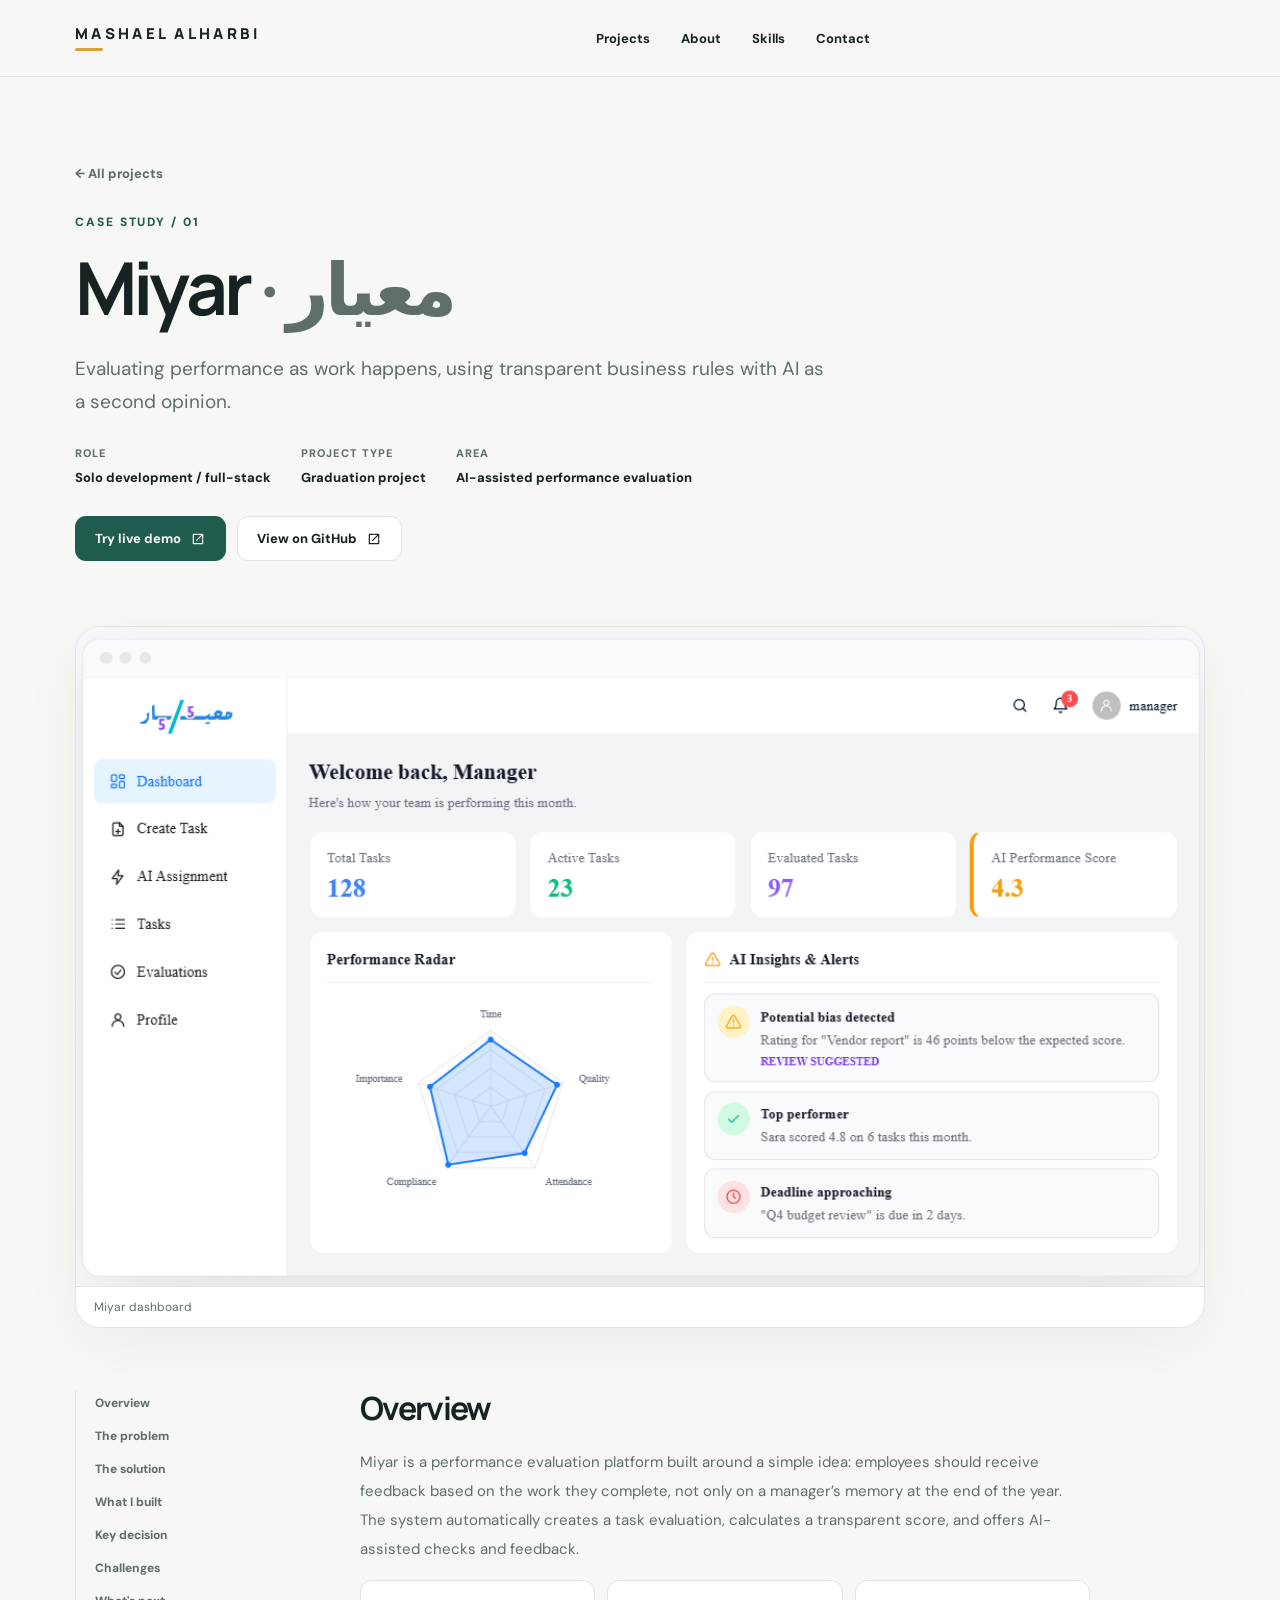
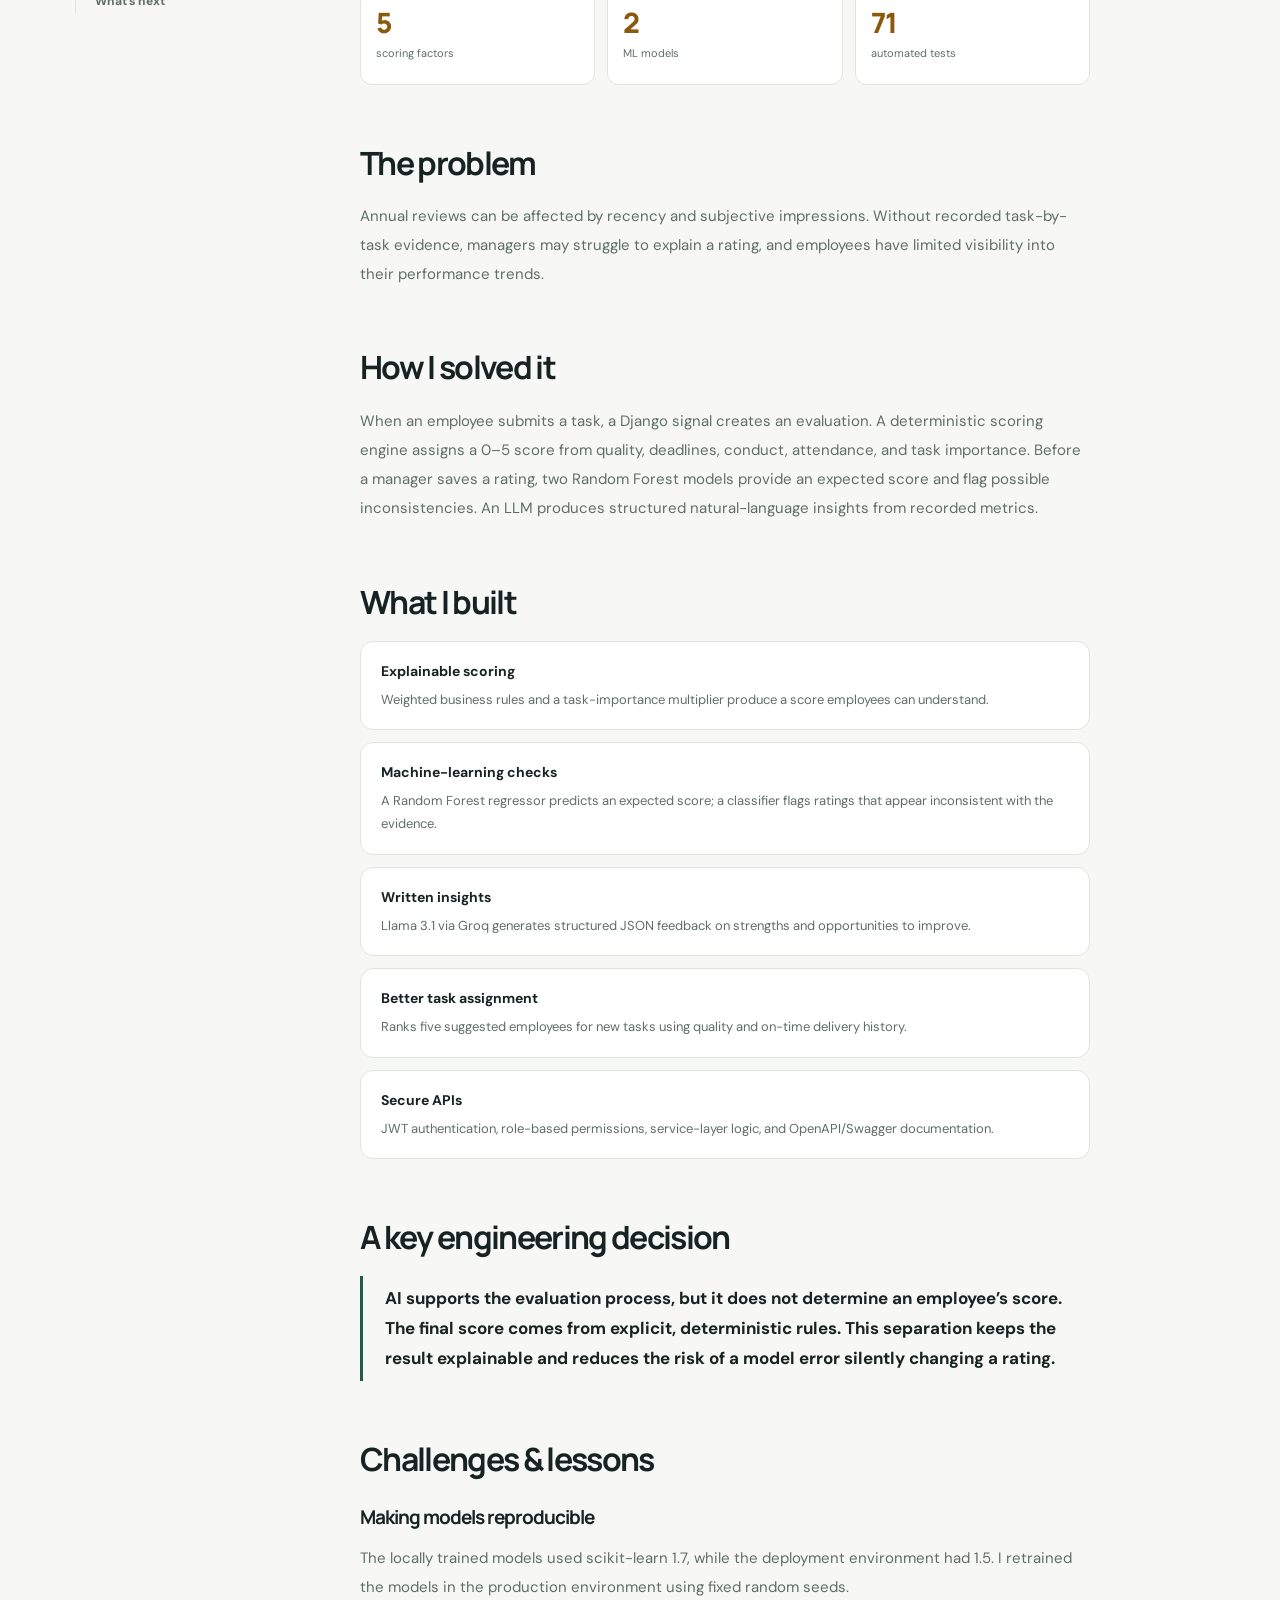
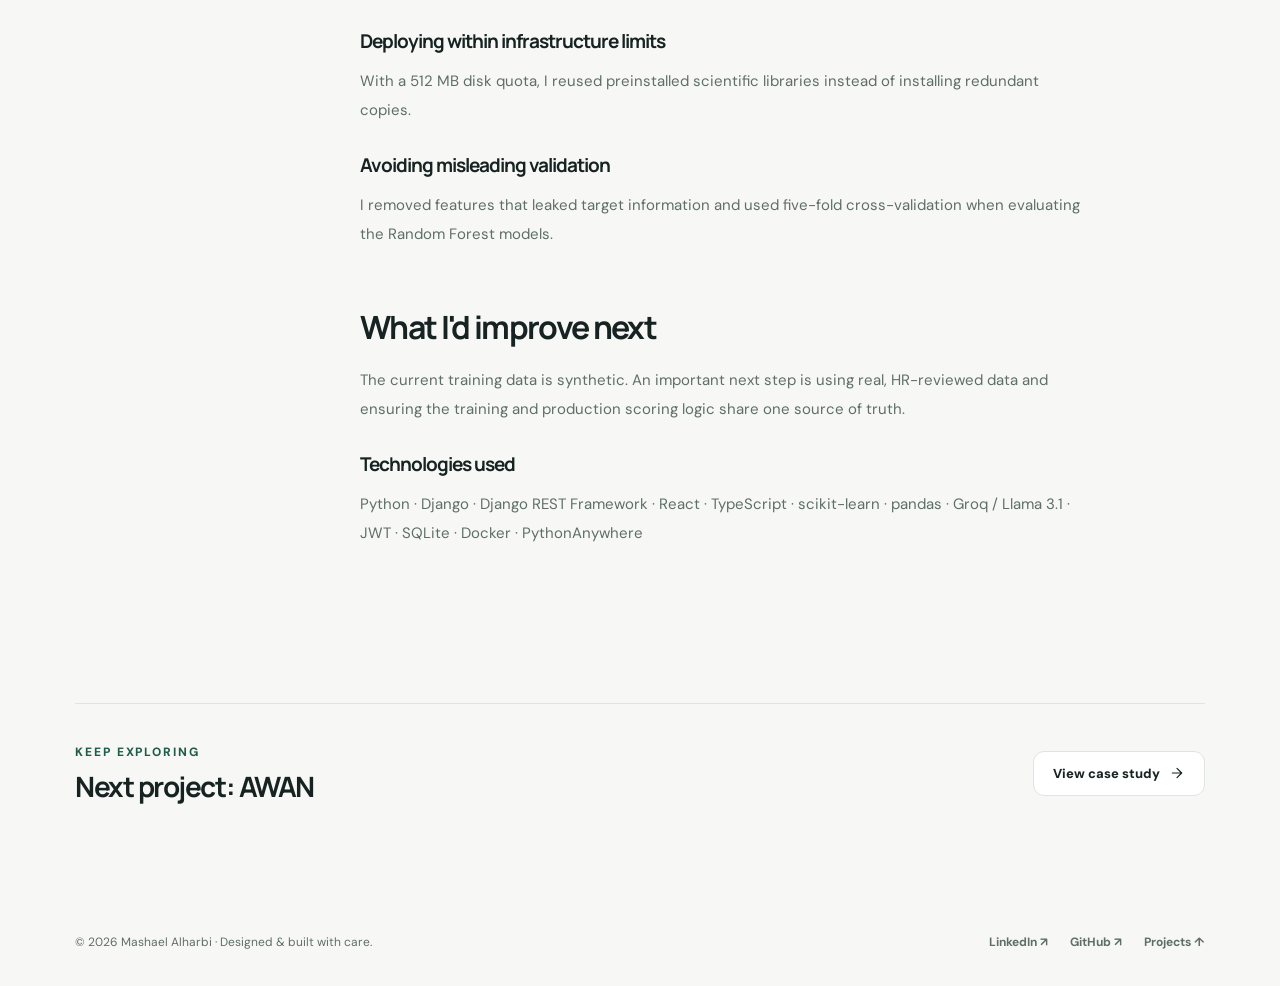
<file: projects/miyar.html>
<!doctype html>
<html lang="en">
<head>
  <meta charset="utf-8">
  <meta name="viewport" content="width=device-width,initial-scale=1">
  <meta name="theme-color" content="#f7f8f5">
  <meta name="description" content="A task-by-task performance platform with explainable scoring, machine-learning checks for unusual manager ratings, and AI-written feedback.">
  <title>Miyar — Case Study · Mashael Alharbi</title>
  <link rel="stylesheet" href="../styles.css">
</head>
<body>
  <a class="skip-link" href="#main">Skip to content</a>

  <header class="nav-wrap">
    <div class="container nav">
      <a href="../index.html" class="brand" aria-label="Mashael Alharbi home">Mashael Alharbi</a>
      <nav class="nav-links" id="nav-links" aria-label="Main navigation">
        <a href="../index.html#projects">Projects</a>
        <a href="../index.html#about">About</a>
        <a href="../index.html#skills">Skills</a>
        <a href="../index.html#contact">Contact</a>
      </nav>
      <div class="nav-actions">
        <button id="menu-toggle" class="icon-btn menu-toggle" aria-label="Menu" aria-expanded="false" aria-controls="nav-links">
          <svg viewBox="0 0 24 24" width="18" height="18" aria-hidden="true" fill="none" stroke="currentColor" stroke-width="1.8" stroke-linecap="round"><path d="M4 8h16M4 16h16"/></svg>
        </button>
      </div>
    </div>
  </header>

  <main id="main">
    <div class="container case-hero">
      <a href="../index.html#projects" class="back">← All projects</a>
      <div class="tiny">CASE STUDY / 01</div>
      <h1>Miyar <span lang="ar" class="muted">· معيار</span></h1>
      <p class="intro">Evaluating performance as work happens, using transparent business rules with AI as a second opinion.</p>

      <div class="case-meta">
        <div class="meta"><small>Role</small><span>Solo development / full-stack</span></div>
        <div class="meta"><small>Project type</small><span>Graduation project</span></div>
        <div class="meta"><small>Area</small><span>AI-assisted performance evaluation</span></div>
      </div>

      <div class="case-actions">
        <a class="btn btn-primary" href="https://miyar.pythonanywhere.com/" target="_blank" rel="noopener noreferrer">
          Try live demo
          <svg viewBox="0 0 24 24" width="16" height="16" aria-hidden="true" fill="none" stroke="currentColor" stroke-width="1.8" stroke-linecap="round" stroke-linejoin="round"><path d="M13 5h6v6M19 5l-9 9"/><path d="M19 13v6H5V5h6"/></svg>
        </a>
        <a class="btn btn-outline" href="https://github.com/Mashael16/miyar" target="_blank" rel="noopener noreferrer">
          View on GitHub
          <svg viewBox="0 0 24 24" width="16" height="16" aria-hidden="true" fill="none" stroke="currentColor" stroke-width="1.8" stroke-linecap="round" stroke-linejoin="round"><path d="M13 5h6v6M19 5l-9 9"/><path d="M19 13v6H5V5h6"/></svg>
        </a>
      </div>
    </div>

    <div class="container">
      <figure class="case-shot">
        <img src="../images/miyar-dashboard.png" alt="Miyar performance evaluation dashboard" loading="lazy">
        <figcaption>Miyar dashboard</figcaption>
      </figure>

      <div class="case-content">
        <nav class="case-toc" aria-label="Case study sections">
          <a href="#overview">Overview</a>
          <a href="#problem">The problem</a>
          <a href="#solution">The solution</a>
          <a href="#features">What I built</a>
          <a href="#decision">Key decision</a>
          <a href="#challenges">Challenges</a>
          <a href="#next">What's next</a>
        </nav>

        <article class="case-copy">
          <section id="overview">
            <h2>Overview</h2>
            <p>Miyar is a performance evaluation platform built around a simple idea: employees should receive feedback based on the work they complete, not only on a manager’s memory at the end of the year. The system automatically creates a task evaluation, calculates a transparent score, and offers AI-assisted checks and feedback.</p>
            <div class="measure-row">
              <div class="measure"><strong>5</strong><span>scoring factors</span></div>
              <div class="measure"><strong>2</strong><span>ML models</span></div>
              <div class="measure"><strong>71</strong><span>automated tests</span></div>
            </div>
          </section>

          <section id="problem">
            <h2>The problem</h2>
            <p>Annual reviews can be affected by recency and subjective impressions. Without recorded task-by-task evidence, managers may struggle to explain a rating, and employees have limited visibility into their performance trends.</p>
          </section>

          <section id="solution">
            <h2>How I solved it</h2>
            <p>When an employee submits a task, a Django signal creates an evaluation. A deterministic scoring engine assigns a 0–5 score from quality, deadlines, conduct, attendance, and task importance. Before a manager saves a rating, two Random Forest models provide an expected score and flag possible inconsistencies. An LLM produces structured natural-language insights from recorded metrics.</p>
          </section>

          <section id="features">
            <h2>What I built</h2>
            <div class="case-featurelist">
              <div class="feature"><b>Explainable scoring</b><p>Weighted business rules and a task-importance multiplier produce a score employees can understand.</p></div>
              <div class="feature"><b>Machine-learning checks</b><p>A Random Forest regressor predicts an expected score; a classifier flags ratings that appear inconsistent with the evidence.</p></div>
              <div class="feature"><b>Written insights</b><p>Llama 3.1 via Groq generates structured JSON feedback on strengths and opportunities to improve.</p></div>
              <div class="feature"><b>Better task assignment</b><p>Ranks five suggested employees for new tasks using quality and on-time delivery history.</p></div>
              <div class="feature"><b>Secure APIs</b><p>JWT authentication, role-based permissions, service-layer logic, and OpenAPI/Swagger documentation.</p></div>
            </div>
          </section>

          <section id="decision">
            <h2>A key engineering decision</h2>
            <div class="quote">AI supports the evaluation process, but it does not determine an employee’s score. The final score comes from explicit, deterministic rules. This separation keeps the result explainable and reduces the risk of a model error silently changing a rating.</div>
          </section>

          <section id="challenges">
            <h2>Challenges &amp; lessons</h2>
            <h3>Making models reproducible</h3>
            <p>The locally trained models used scikit-learn 1.7, while the deployment environment had 1.5. I retrained the models in the production environment using fixed random seeds.</p>
            <h3>Deploying within infrastructure limits</h3>
            <p>With a 512 MB disk quota, I reused preinstalled scientific libraries instead of installing redundant copies.</p>
            <h3>Avoiding misleading validation</h3>
            <p>I removed features that leaked target information and used five-fold cross-validation when evaluating the Random Forest models.</p>
          </section>

          <section id="next">
            <h2>What I'd improve next</h2>
            <p>The current training data is synthetic. An important next step is using real, HR-reviewed data and ensuring the training and production scoring logic share one source of truth.</p>
            <h3>Technologies used</h3>
            <p>Python · Django · Django REST Framework · React · TypeScript · scikit-learn · pandas · Groq / Llama 3.1 · JWT · SQLite · Docker · PythonAnywhere</p>
          </section>
        </article>
      </div>

      <div class="next-project">
        <div>
          <div class="tiny">KEEP EXPLORING</div>
          <h2>Next project: AWAN</h2>
        </div>
        <a class="btn btn-outline" href="awan.html">
          View case study
          <svg viewBox="0 0 24 24" width="16" height="16" aria-hidden="true" fill="none" stroke="currentColor" stroke-width="1.8" stroke-linecap="round" stroke-linejoin="round"><path d="M5 12h14M12 5l7 7-7 7"/></svg>
        </a>
      </div>
    </div>
  </main>

  <footer class="container footer">
    <div>© 2026 Mashael Alharbi · Designed &amp; built with care.</div>
    <div class="footer-right">
      <a href="https://www.linkedin.com/in/mashael-alharbi-0b42822ab/" target="_blank" rel="noopener noreferrer">LinkedIn ↗</a>
      <a href="https://github.com/Mashael16" target="_blank" rel="noopener noreferrer">GitHub ↗</a>
      <a href="../index.html#projects">Projects ↑</a>
    </div>
  </footer>

  <script src="../script.js" defer></script>
</body>
</html>
</file>
<file: styles.css>
@import url('https://fonts.googleapis.com/css2?family=DM+Sans:wght@400;500;600;700&family=Manrope:wght@400;500;600;700;800&display=swap');
:root{--bg:#f7f8f5;--paper:#fff;--ink:#172322;--sub:#5f6e69;--line:#dfe6df;--green:#205c4d;--mint:#e0f2e9;--mint2:#c5e9d9;--shadow:0 16px 55px rgba(27,55,45,.055);color-scheme:light}

*{box-sizing:border-box}html{scroll-behavior:smooth}body{margin:0;font-family:'DM Sans',system-ui,sans-serif;background:var(--bg);color:var(--ink);-webkit-font-smoothing:antialiased}a{color:inherit;text-decoration:none}button{font:inherit}img{max-width:100%}.container{width:min(1130px,calc(100% - 52px));margin:auto}.tiny{font-size:12px;text-transform:uppercase;letter-spacing:.16em;font-weight:800;color:var(--green)}.muted{color:var(--sub)}.nav-wrap{border-bottom:1px solid var(--line);background:color-mix(in srgb,var(--bg) 90%,transparent);position:sticky;top:0;z-index:30;backdrop-filter:blur(18px)}.nav{height:76px;display:flex;align-items:center;justify-content:space-between;gap:18px}.brand{display:inline-flex;align-items:center;gap:12px;font-weight:800;letter-spacing:-.03em;font-family:Manrope,sans-serif}.brand-monogram{height:36px;width:36px;display:grid;place-items:center;border-radius:11px;background:var(--green);color:var(--bg);font-size:16px}.nav-links{display:flex;align-items:center;gap:31px;font-size:13px;font-weight:700}.nav-links>a:hover,.textlink:hover{color:var(--green)}.nav-actions{display:flex;align-items:center;gap:10px}.icon-btn{height:39px;width:39px;background:var(--paper);border:1px solid var(--line);border-radius:12px;cursor:pointer;color:var(--ink);display:grid;place-items:center}.menu-toggle{display:none}.btn{display:inline-flex;align-items:center;justify-content:center;gap:9px;padding:13px 19px;border-radius:11px;font-size:13px;font-weight:800;border:1px solid transparent;transition:transform .2s,background .2s}.btn:hover{transform:translateY(-2px)}.btn-primary{background:var(--green);color:var(--bg)}.btn-outline{border-color:var(--line);background:var(--paper);color:var(--ink)}.btn svg{width:16px;height:16px}.hero{display:grid;grid-template-columns:1.1fr .9fr;align-items:center;gap:50px;padding:104px 0 99px}.eyebrow{display:flex;align-items:center;gap:11px;color:var(--green);font-size:13px;font-weight:800}.status-dot{height:8px;width:8px;background:#66b994;border-radius:50%;box-shadow:0 0 0 4px rgba(102,185,148,.16)}h1,h2,h3,h4{font-family:'Manrope',system-ui,sans-serif;letter-spacing:-.052em;line-height:1.16}h1{font-size:clamp(44px,5.65vw,75px);margin:22px 0 23px;max-width:740px}h1 em{font-style:normal;color:var(--green)}.hero p{font-size:17px;line-height:1.85;color:var(--sub);max-width:565px;margin:0 0 30px}.hero-actions{display:flex;gap:12px;flex-wrap:wrap}.hero-mini{margin-top:44px;display:flex;align-items:center;gap:12px;color:var(--sub);font-size:12px}.hero-mini strong{color:var(--ink)}.dash-scene{height:390px;position:relative;background:linear-gradient(144deg,var(--mint),var(--bg));border-radius:35px;overflow:hidden;border:1px solid var(--line);box-shadow:var(--shadow);display:flex;align-items:center;justify-content:center;padding:35px}.dash-scene:before{content:'';position:absolute;width:310px;height:310px;border-radius:50%;background:rgba(69,155,111,.14);right:-78px;top:-72px}.dash-scene:after{content:'';position:absolute;width:180px;height:180px;border:1px solid rgba(60,121,88,.22);border-radius:50%;left:-45px;bottom:-80px}.mini-window{position:relative;z-index:1;width:100%;max-width:373px;background:var(--paper);border:1px solid var(--line);border-radius:18px;box-shadow:0 20px 45px rgba(0,0,0,.1);overflow:hidden;transform:rotate(-3deg)}.window-bar{height:38px;display:flex;align-items:center;gap:6px;padding:0 16px;border-bottom:1px solid var(--line)}.window-bar i{width:7px;height:7px;border-radius:50%;background:#9daea5}.window-body{padding:21px 24px}.window-kicker{font-size:10px;font-weight:800;color:var(--sub);letter-spacing:.08em;text-transform:uppercase}.window-title{font-size:21px;margin:8px 0 20px;font-weight:800;font-family:Manrope}.window-bars{display:grid;gap:14px}.barline{display:flex;align-items:center;gap:15px;font-size:11px;color:var(--sub)}.barline span{width:66px}.bartrack{flex:1;height:9px;border-radius:100px;background:var(--mint);overflow:hidden}.barfill{height:100%;background:var(--green);border-radius:100px}.float-note{position:absolute;z-index:2;bottom:31px;right:3px;background:var(--paper);border:1px solid var(--line);border-radius:13px;padding:13px 16px;box-shadow:0 12px 36px rgba(0,0,0,.1);font-size:12px;transform:rotate(5deg)}.float-note b{color:var(--green)}.section{padding:88px 0}.section-lined{border-top:1px solid var(--line)}.section-heading{display:flex;justify-content:space-between;align-items:end;gap:20px;margin-bottom:31px}.section-heading h2{font-size:clamp(31px,3.8vw,49px);margin:12px 0 0}.section-heading p{max-width:360px;line-height:1.7;font-size:14px;color:var(--sub);margin:0}.project-grid{display:grid;grid-template-columns:repeat(2,minmax(0,1fr));gap:23px}.project-card{border:1px solid var(--line);border-radius:22px;background:var(--paper);overflow:hidden;box-shadow:var(--shadow);transition:transform .25s,box-shadow .25s}.project-card:hover{transform:translateY(-4px);box-shadow:0 23px 60px rgba(30,62,47,.1)}.project-featured{grid-column:1/-1;display:grid;grid-template-columns:1.06fr .94fr;min-height:380px}.project-featured .card-body{display:flex;flex-direction:column;justify-content:center;padding:45px}.art{min-height:235px;position:relative;display:flex;align-items:center;justify-content:center;overflow:hidden;padding:38px}.project-featured .art{min-height:100%}.art-miyar{background:radial-gradient(circle at 70% 10%,#d9d1fc,transparent 55%),linear-gradient(130deg,#f0ebff,#e1e9f5)}.art-awan{background:radial-gradient(circle at 20% 30%,#c5ecce,transparent 60%),linear-gradient(125deg,#e6f5e4,#c6e6e0)}.art-masar{background:radial-gradient(circle at 70% 30%,#ffe0a7,transparent 60%),linear-gradient(125deg,#fff3df,#f4dccc)}.art-frame{position:relative;z-index:1;width:min(350px,100%);background:rgba(255,255,255,.9);border:1px solid rgba(255,255,255,.7);border-radius:15px;box-shadow:0 18px 40px rgba(33,37,54,.09);padding:19px;transform:rotate(-3deg);color:#1f3331}.art-title{font-size:13px;font-weight:800;letter-spacing:-.03em;margin-bottom:14px}.art-chipline{display:flex;gap:7px;margin-bottom:14px;flex-wrap:wrap}.art-chip{background:#e7f2ec;border-radius:7px;font-size:10px;font-weight:800;padding:7px 10px;color:#316957}.art-chip.purple{color:#6b4fb3;background:#eee7ff}.art-chip.red{color:#b65e48;background:#fff0ea}.art-stats{display:grid;grid-template-columns:repeat(3,1fr);gap:7px}.art-stat{padding:11px 8px;border:1px solid #e3ece6;border-radius:9px}.art-stat strong{display:block;font-size:19px;font-weight:800}.art-stat small{font-size:9px;color:#687b71}.art-lines{display:grid;gap:8px;margin-top:14px}.art-lines i{height:7px;display:block;border-radius:20px;background:#dce8e1}.art-steps{display:flex;justify-content:space-between;gap:10px;align-items:center;margin-top:13px}.art-step{border-radius:10px;padding:13px 9px;background:#f1f5f3;font-size:9px;text-align:center;font-weight:800;flex:1}.art-connector{color:#a5b7ae}.card-body{padding:30px}.card-top{display:flex;align-items:center;gap:9px;flex-wrap:wrap}.pill{font-size:10px;border:1px solid var(--line);padding:7px 10px;border-radius:7px;color:var(--sub);font-weight:800;letter-spacing:.025em}.pill.accent{background:var(--mint);border-color:var(--mint);color:var(--green)}.card-body h3{font-size:30px;margin:21px 0 12px}.card-body p{color:var(--sub);line-height:1.75;font-size:14px;margin:0 0 18px}.tech{display:flex;gap:7px;flex-wrap:wrap;margin:19px 0 24px}.tech span{padding:7px 10px;background:var(--bg);border:1px solid var(--line);border-radius:7px;font-size:11px;color:var(--sub);font-weight:700}.card-links{display:flex;gap:18px;flex-wrap:wrap;align-items:center}.textlink{font-size:13px;font-weight:800;display:inline-flex;gap:6px;align-items:center}.textlink:first-child{color:var(--green)}.about-grid{display:grid;grid-template-columns:1fr 1fr;gap:85px;align-items:start}.about-grid h2,.skills-head h2{font-size:clamp(31px,3.7vw,48px);margin:12px 0 20px}.about-grid p{color:var(--sub);line-height:1.9;font-size:15px}.about-details{display:grid;gap:13px}.info-row{display:grid;grid-template-columns:125px 1fr;gap:15px;padding:19px 0;border-bottom:1px solid var(--line);font-size:13px}.info-row strong{color:var(--ink)}.info-row span{color:var(--sub);line-height:1.7}.skills{display:grid;grid-template-columns:1fr 1fr 1fr;gap:16px;margin-top:28px}.skill-box{padding:24px;background:var(--paper);border:1px solid var(--line);border-radius:15px}.skill-box h3{font-size:15px;letter-spacing:-.02em;margin:0 0 13px}.skill-box p{color:var(--sub);line-height:1.8;font-size:13px;margin:0}.contact-panel{background:var(--green);color:var(--bg);border-radius:27px;padding:64px;display:flex;align-items:center;justify-content:space-between;gap:40px}.contact-panel h2{font-size:clamp(31px,4vw,49px);margin:10px 0 14px;max-width:590px}.contact-panel p{font-size:15px;opacity:.85;max-width:580px;line-height:1.8}.contact-panel .btn{background:var(--bg);color:var(--green)}.contact-panel .tiny{color:var(--bg);opacity:.75}.footer{display:flex;align-items:center;justify-content:space-between;gap:20px;padding:36px 0;font-size:12px;color:var(--sub)}.footer a{font-weight:700}.footer a:hover{color:var(--green)}.footer-right{display:flex;gap:22px}.case-hero{padding:85px 0 65px}.back{display:inline-flex;gap:8px;align-items:center;font-size:13px;color:var(--sub);font-weight:800;margin-bottom:32px}.back:hover{color:var(--green)}.case-hero h1{max-width:820px;font-size:clamp(43px,6vw,73px);margin:15px 0 22px}.case-hero .intro{color:var(--sub);font-size:19px;line-height:1.75;max-width:760px}.case-meta{display:flex;gap:30px;flex-wrap:wrap;margin-top:28px}.case-meta .meta{display:grid;gap:9px}.case-meta .meta small{font-size:11px;letter-spacing:.1em;text-transform:uppercase;font-weight:800;color:var(--sub)}.case-meta .meta span{font-size:13px;font-weight:800}.case-actions{display:flex;gap:11px;flex-wrap:wrap;margin-top:30px}.case-art{height:370px;border-radius:25px;display:flex;align-items:center;justify-content:center;overflow:hidden;margin-bottom:62px}.case-art .art-frame{transform:rotate(-2deg) scale(1.25)}.case-content{display:grid;grid-template-columns:220px 1fr;gap:65px;padding-bottom:95px}.case-toc{position:sticky;top:112px;align-self:start;border-left:1px solid var(--line);padding:5px 0 5px 19px;display:grid;gap:17px}.case-toc a{font-size:12px;font-weight:800;color:var(--sub)}.case-toc a:hover{color:var(--green)}.case-copy{max-width:730px}.case-copy section{margin-bottom:60px;scroll-margin-top:115px}.case-copy h2{font-size:32px;margin:0 0 20px}.case-copy h3{font-size:19px;margin:28px 0 10px}.case-copy p,.case-copy li{font-size:15px;color:var(--sub);line-height:1.95}.case-copy ul{padding-left:23px}.case-copy li{padding-left:3px;margin:10px 0}.case-copy li strong{color:var(--ink)}.quote{border-left:3px solid var(--green);padding:8px 0 8px 22px;font-size:17px;line-height:1.75;font-weight:700}.case-featurelist{display:grid;gap:12px}.feature{background:var(--paper);border:1px solid var(--line);border-radius:13px;padding:18px 20px}.feature b{font-size:14px}.feature p{margin:7px 0 0;font-size:13px;line-height:1.8}.measure-row{display:grid;grid-template-columns:repeat(3,1fr);gap:12px}.measure{padding:22px 15px;border:1px solid var(--line);border-radius:12px;background:var(--paper)}.measure strong{font:800 28px Manrope;display:block;letter-spacing:-.04em}.measure span{font-size:11px;color:var(--sub)}.next-project{border-top:1px solid var(--line);padding:40px 0 95px;display:flex;justify-content:space-between;align-items:center;gap:24px}.next-project h2{font-size:28px;margin:10px 0 0}.skip-link{position:absolute;left:-9999px;top:10px;background:var(--paper);padding:10px;z-index:100}.skip-link:focus{left:15px}.footer-note{font-size:11px;color:var(--sub)}
.window-steps{list-style:none;margin:0;padding:0;display:grid;gap:11px}.window-steps li{display:flex;align-items:center;gap:12px;font-size:12.5px;color:var(--sub)}.window-steps b{flex:0 0 auto;width:24px;height:24px;border-radius:8px;display:grid;place-items:center;background:var(--mint);color:var(--green);font-size:11px}.window-foot{margin-top:18px;padding-top:14px;border-top:1px solid var(--line);font-size:11px;font-weight:800;color:var(--green);letter-spacing:.04em}
.achievements{margin-top:14px;max-width:440px;border:1px solid var(--line);border-radius:14px;background:var(--paper);overflow:hidden}.achievements summary{list-style:none;cursor:pointer;display:flex;align-items:center;gap:12px;padding:12px 14px;min-height:48px;font-size:13px}.achievements summary::-webkit-details-marker{display:none}.achievements summary:hover{background:var(--mint)}.achievements summary:focus-visible{outline:2px solid var(--green);outline-offset:-2px;border-radius:14px}.achievements summary>span:nth-child(2){display:grid;gap:2px;flex:1}.ach-icon{width:30px;height:30px;border-radius:9px;display:grid;place-items:center;background:var(--mint);color:var(--green);font-size:14px;flex:0 0 auto}.ach-hint{font-size:11px;color:var(--green);font-weight:800}.ach-chev{color:var(--sub);transition:transform .2s;flex:0 0 auto}.achievements[open] .ach-chev{transform:rotate(180deg)}.ach-list{list-style:none;margin:0;padding:4px 14px 14px;display:grid;gap:8px;border-top:1px solid var(--line)}.ach-list li{display:flex;align-items:center;gap:12px;padding-top:10px;font-size:13px;color:var(--sub)}.ach-list b{min-width:46px;height:30px;padding:0 8px;border-radius:9px;display:grid;place-items:center;background:var(--green);color:var(--bg);font:800 12px Manrope,sans-serif}.hero-mini{margin-top:36px}.ach-ar{color:var(--green);font-weight:700;margin-inline-start:4px}
.ach-list b{background:var(--mint)!important;color:var(--green)!important}
:root{--gold:#D9A23A;--gold-ink:#8A5A0B;--gold-soft:#F7EBD2}.hero h1 em{text-decoration:underline;text-decoration-color:var(--gold);text-decoration-thickness:.07em;text-underline-offset:.14em;text-decoration-skip-ink:none}.pill.gold{background:var(--gold-soft);border-color:var(--gold-soft);color:var(--gold-ink)}.ach-list li:first-child b{background:var(--gold)!important;color:#2B1D05!important}.ach-list li:nth-child(2) b{background:var(--gold-soft)!important;color:var(--gold-ink)!important}.measure strong{color:var(--gold-ink)}.textlink:hover,.textlink:first-child:hover{color:var(--gold-ink)}.textlink:focus-visible{outline:2px solid var(--gold);outline-offset:3px;border-radius:4px}
.case-shot{margin:0 0 62px;border:1px solid var(--line);border-radius:25px;overflow:hidden;background:var(--paper);box-shadow:var(--shadow)}.case-shot img{display:block;width:100%;height:auto}.case-shot figcaption{padding:12px 18px;font-size:12px;color:var(--sub);border-top:1px solid var(--line)}
.art-photo{padding:0;background:var(--mint);display:block;position:relative;height:260px;min-height:0}.project-featured .art-photo{height:auto;min-height:380px}.art-photo img{position:absolute;inset:0;display:block;width:100%;height:100%;object-fit:cover;object-position:top left;transition:transform .4s}.project-card:hover .art-photo img{transform:scale(1.02)}
.contact-location{font-size:13px!important;font-weight:700;opacity:.75!important;margin:0}.contact-list{list-style:none;margin:0;padding:0;display:grid;gap:10px;flex:0 0 auto;min-width:300px}.contact-list a{display:flex;align-items:center;gap:14px;padding:12px 16px;border-radius:14px;background:color-mix(in srgb,var(--bg) 12%,transparent);border:1px solid color-mix(in srgb,var(--bg) 22%,transparent);color:var(--bg);transition:background .2s,transform .2s}.contact-list a:hover{background:color-mix(in srgb,var(--bg) 22%,transparent);transform:translateX(3px)}.contact-list a:focus-visible{outline:2px solid var(--gold);outline-offset:2px}.contact-list svg{flex:0 0 auto;opacity:.9}.contact-list span{display:grid;gap:1px;font-size:14px;font-weight:700;word-break:break-all}.contact-list small{font-size:10px;letter-spacing:.12em;text-transform:uppercase;font-weight:800;opacity:.7}
.contact-list a.contact-cv{background:var(--gold);border-color:var(--gold);color:#2B1D05}.contact-list a.contact-cv:hover{background:var(--gold);filter:brightness(1.06)}
.brand{font-family:Manrope,system-ui,sans-serif;font-weight:800;font-size:15px;letter-spacing:.22em;text-transform:uppercase;line-height:1;display:inline-flex;flex-direction:column;align-items:flex-start;gap:7px;color:var(--ink)}.brand::after{content:'';width:28px;height:3px;border-radius:3px;background:var(--gold);transition:width .25s}.brand:hover{color:var(--green)}.brand:hover::after{width:44px}
@media(max-width:880px){.hero{grid-template-columns:1fr;padding:75px 0}.dash-scene{height:340px}.project-featured{grid-template-columns:1fr}.project-featured .art{min-height:280px;order:-1}.project-featured .card-body{padding:31px}.about-grid{gap:40px}.case-content{grid-template-columns:1fr}.case-toc{position:static;display:flex;flex-wrap:wrap;border-left:0;border-bottom:1px solid var(--line);padding:0 0 20px}.contact-panel{padding:40px}}
@media(max-width:650px){.contact-list{min-width:0;margin-top:24px}.container{width:min(100% - 32px,1130px)}.nav{height:66px}.nav-links{display:none;position:absolute;top:65px;left:0;right:0;flex-direction:column;align-items:stretch;gap:0;background:var(--paper);border-bottom:1px solid var(--line);padding:12px 20px;box-shadow:var(--shadow)}.nav-links.open{display:flex}.nav-links a{padding:13px}.menu-toggle{display:grid}.brand{font-size:13px;letter-spacing:.18em}.hero{gap:42px;padding:57px 0 67px}.hero h1{font-size:43px}.hero p{font-size:15px}.dash-scene{height:280px;padding:20px}.mini-window{max-width:280px}.float-note{right:8px;bottom:12px;font-size:10px}.section{padding:65px 0}.section-heading{display:block}.section-heading p{margin-top:15px}.project-grid{grid-template-columns:1fr}.project-featured{grid-column:span 1}.card-body h3{font-size:26px}.about-grid,.skills{grid-template-columns:1fr}.info-row{grid-template-columns:110px 1fr}.contact-panel{display:block;padding:35px 26px}.contact-panel .btn{margin-top:15px}.footer{display:block}.footer-right{margin-top:17px}.case-hero{padding:55px 0 45px}.case-hero .intro{font-size:16px}.case-art{height:275px}.case-art .art-frame{transform:rotate(-2deg) scale(.9)}.case-content{gap:35px}.case-copy h2{font-size:27px}.measure-row{grid-template-columns:1fr}.next-project{display:block}.next-project .btn{margin-top:23px}}
@media(prefers-reduced-motion:reduce){*,*:before,*:after{scroll-behavior:auto!important;transition:none!important}}
</file>
